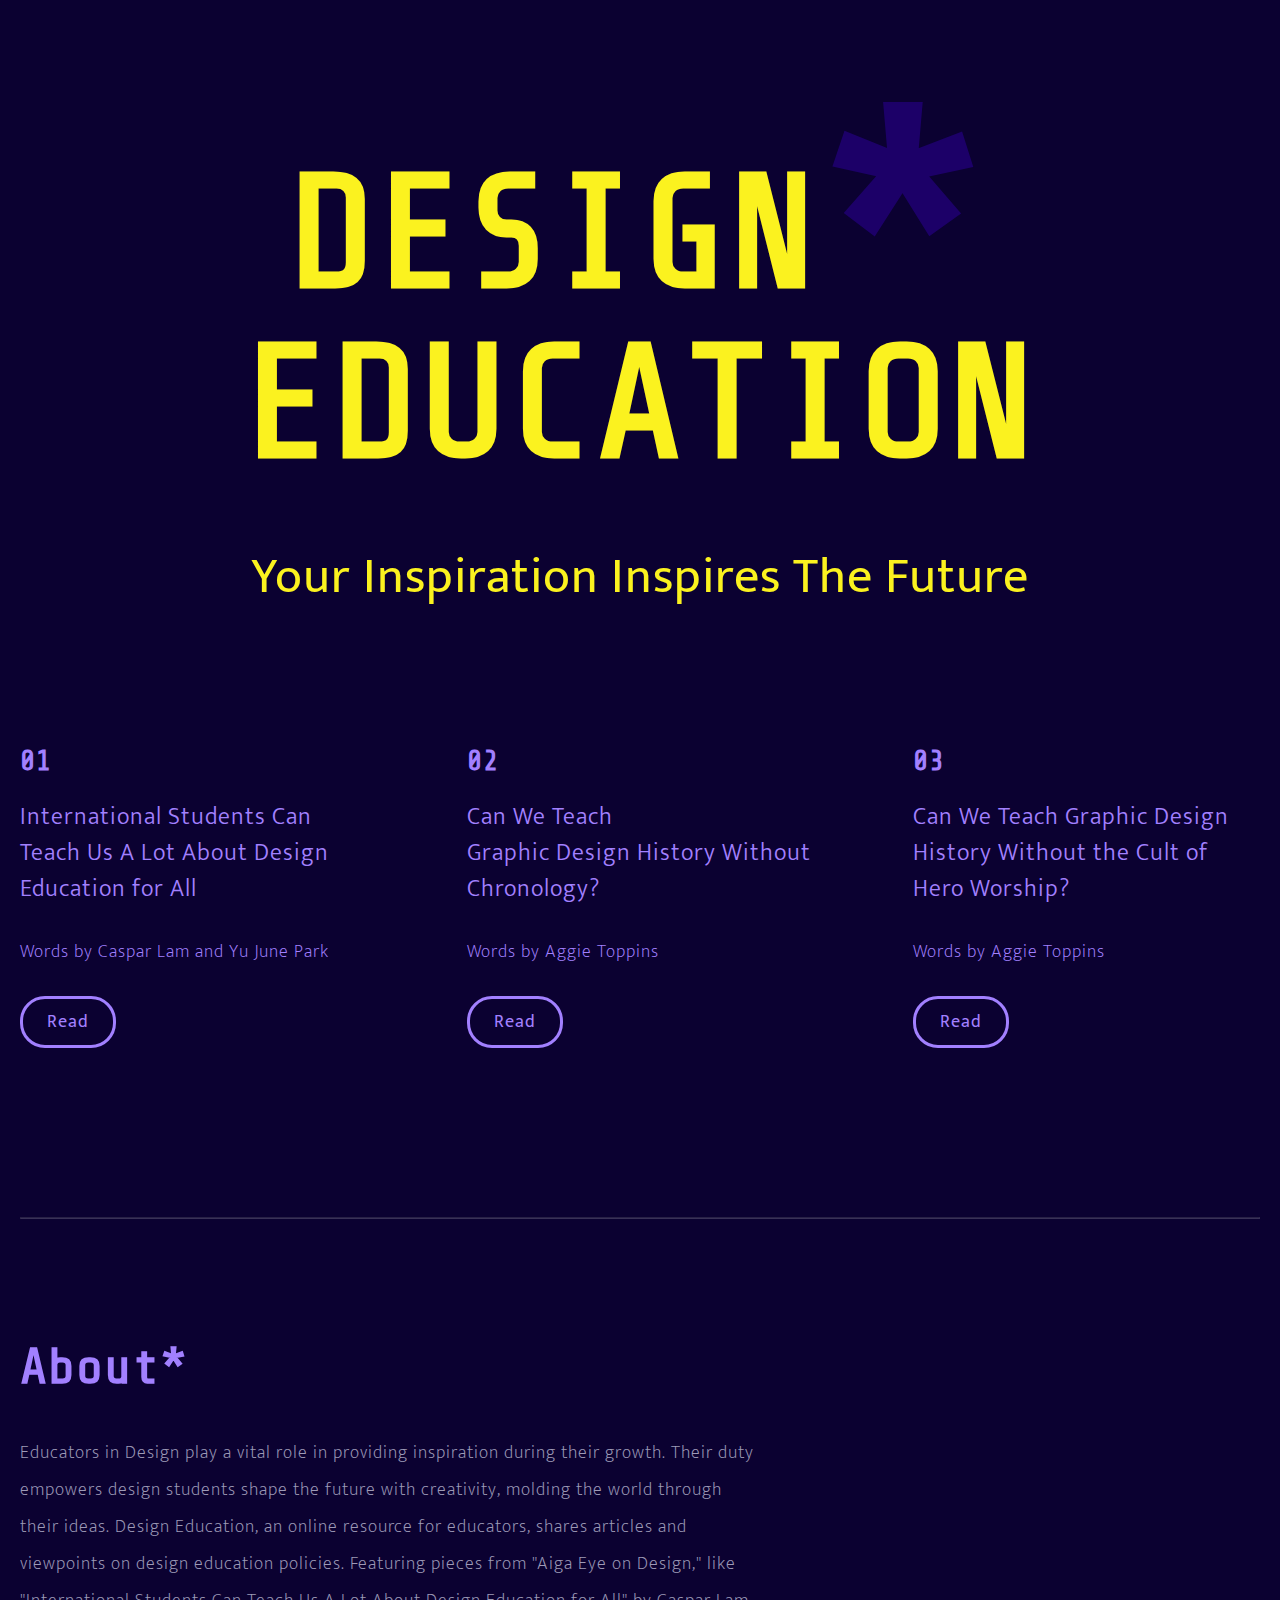
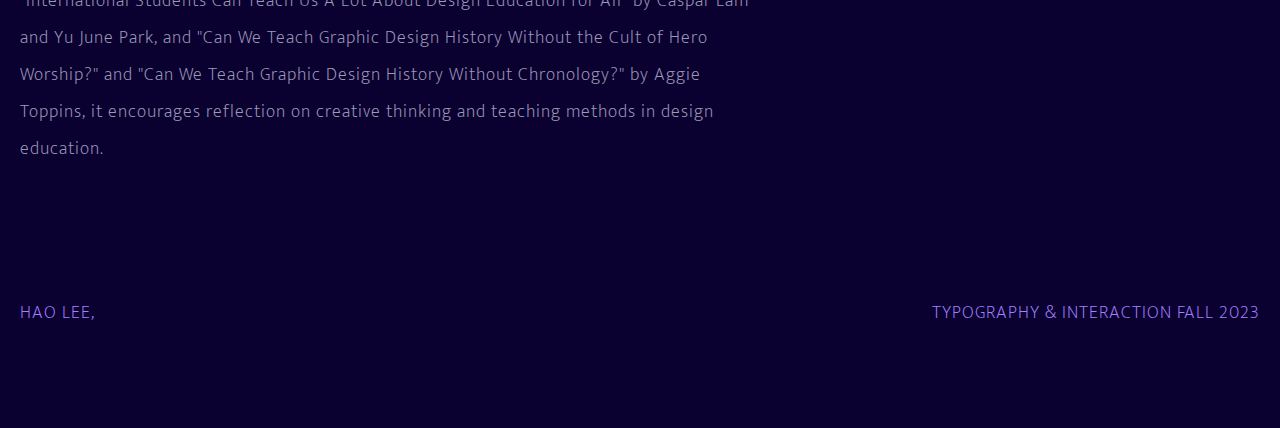
<file: index.html>
<!DOCTYPE html>
<html>
    <head>
        <meta charset="utf-8">
        <meta name="viewport" content="width=device-width, initial-scale=1" />
        <link rel="stylesheet" href="common.css"> 
        <link rel="stylesheet" href="direction-3.css">
     </head>

    <body>

        <section id="Homepage-section1">
                <div class="div-container">
                    <div class="div-item">
                        <h1>DESIGN</h1>
                    </div>
                    <div class="div-item">
                        <h1 class=star>*</h1>
                    </div>
                  </div>
                  <h1>EDUCATION</h1>
            <h2>Your Inspiration Inspires The Future</h2>
        
                
        </section>
        


        <section id="Homepage-section2">
            <div class="container-menu">
                
                <div class="menu-item">
                    <h3>01</h3>
                    <h4>International Students Can Teach Us A Lot About Design Education for All</h4>
                    <h5>Words by Caspar Lam and Yu June Park</h5>
                    <h5 class="button"><a href="Content-1.html">Read</a></h5>
                </div>

                <div class="menu-item">
                    <h3>02</h3>
                    <h4>Can We Teach<br> Graphic Design History Without Chronology?</h4>
                    <h5>Words by Aggie Toppins</h5>
                    <h5 class="button"><a href="Content-2.html">Read</a></h5>
                </div>

                <div class="menu-item">
                    <h3>03</h3>
                    <h4>Can We Teach Graphic Design History Without the Cult of Hero Worship?</h4>
                    <h5>Words by Aggie Toppins</h5>
                    <h5 class="button"><a href="Content-3.html">Read</a></h>
                </div>

            </div>
        </section>

        <footer>
            <hr>
            <h3 id="footerbookname">About*</h3>
            <p id="intent">Educators in Design play a vital role in providing inspiration during their growth. Their duty empowers design students shape the future with creativity, molding the world through their ideas. Design Education, an online resource for educators, shares articles and viewpoints on design education policies. Featuring pieces from "Aiga Eye on Design," like "International Students Can Teach Us A Lot About Design Education for All" by Caspar Lam and Yu June Park, and "Can We Teach Graphic Design History Without the Cult of Hero Worship?" and "Can We Teach Graphic Design History Without Chronology?" by Aggie Toppins, it encourages reflection on creative thinking and teaching methods in design education.</p>
            <div class="container_footer">
                <h5 clss="myname">HAO LEE,</h5>
                <h5>TYPOGRAPHY & INTERACTION FALL 2023 </h5>
            </div> 
        </footer>

    </body>
</html>
</file>
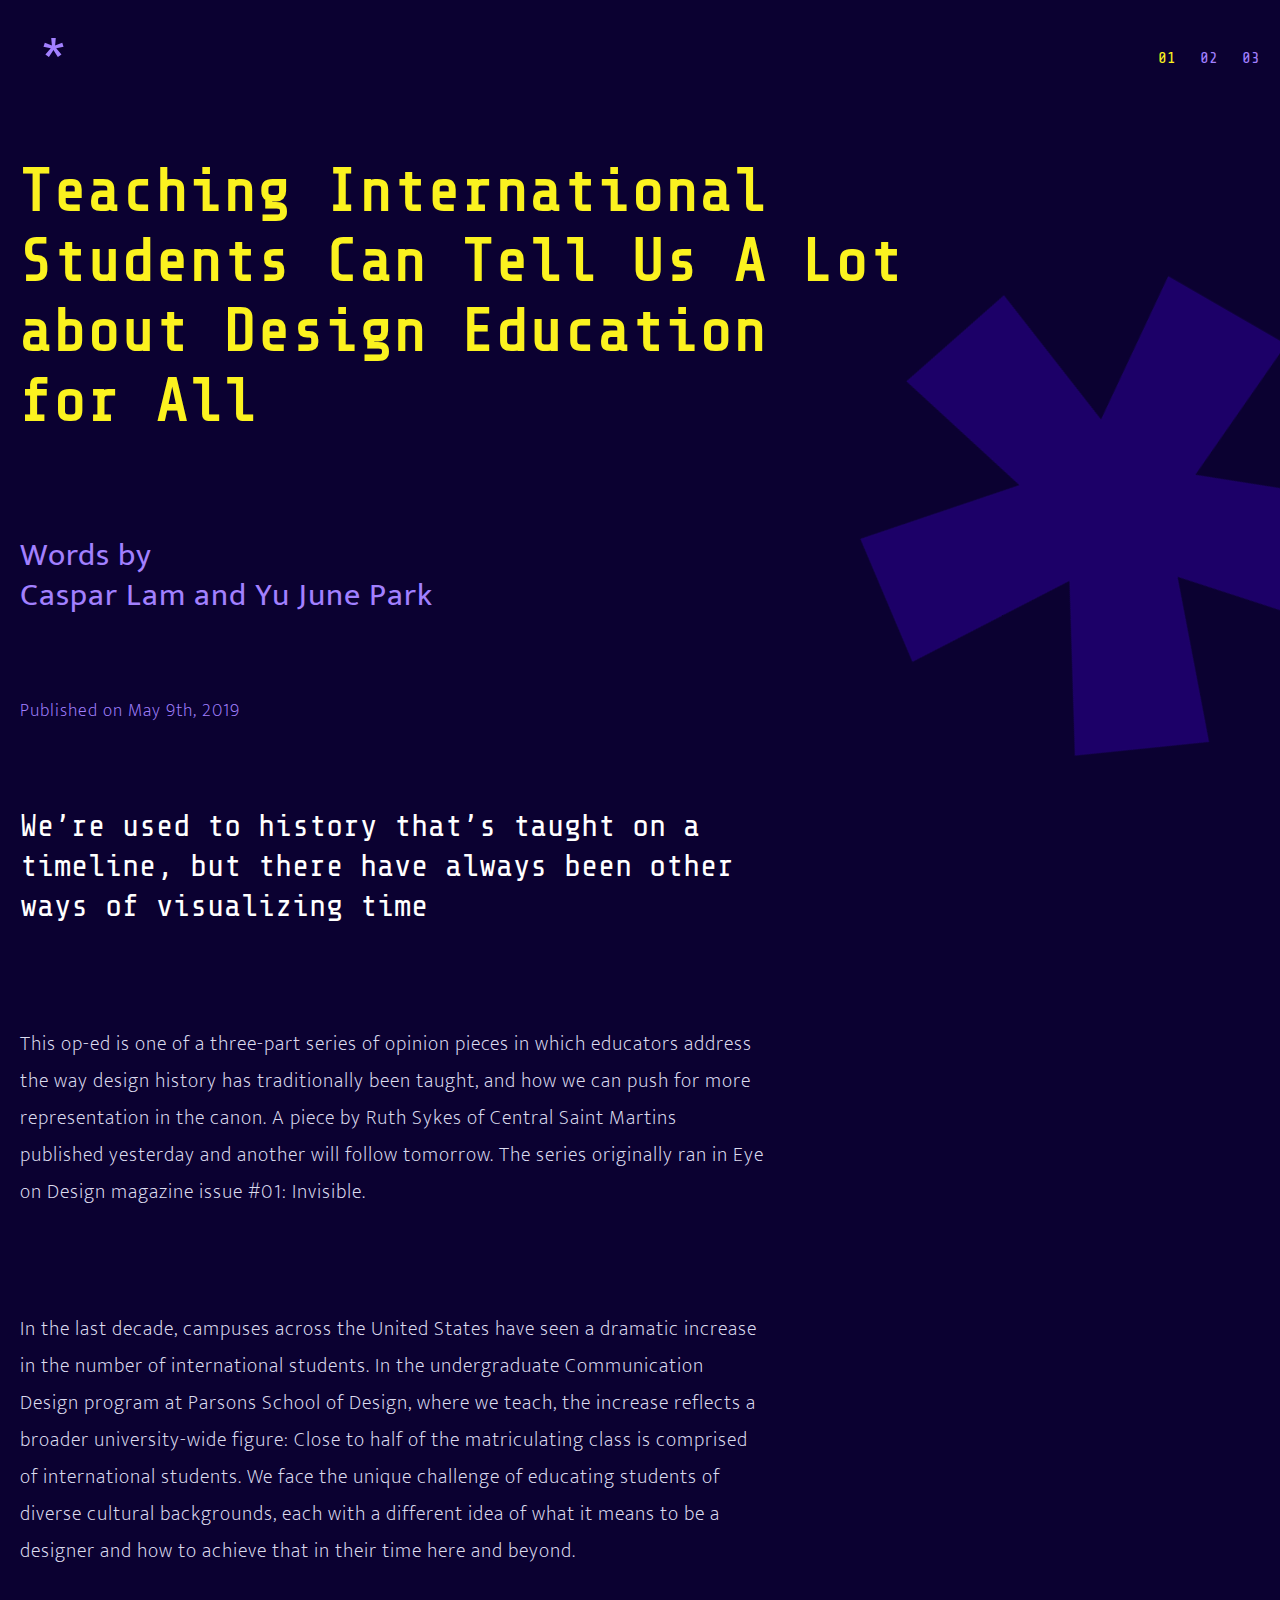
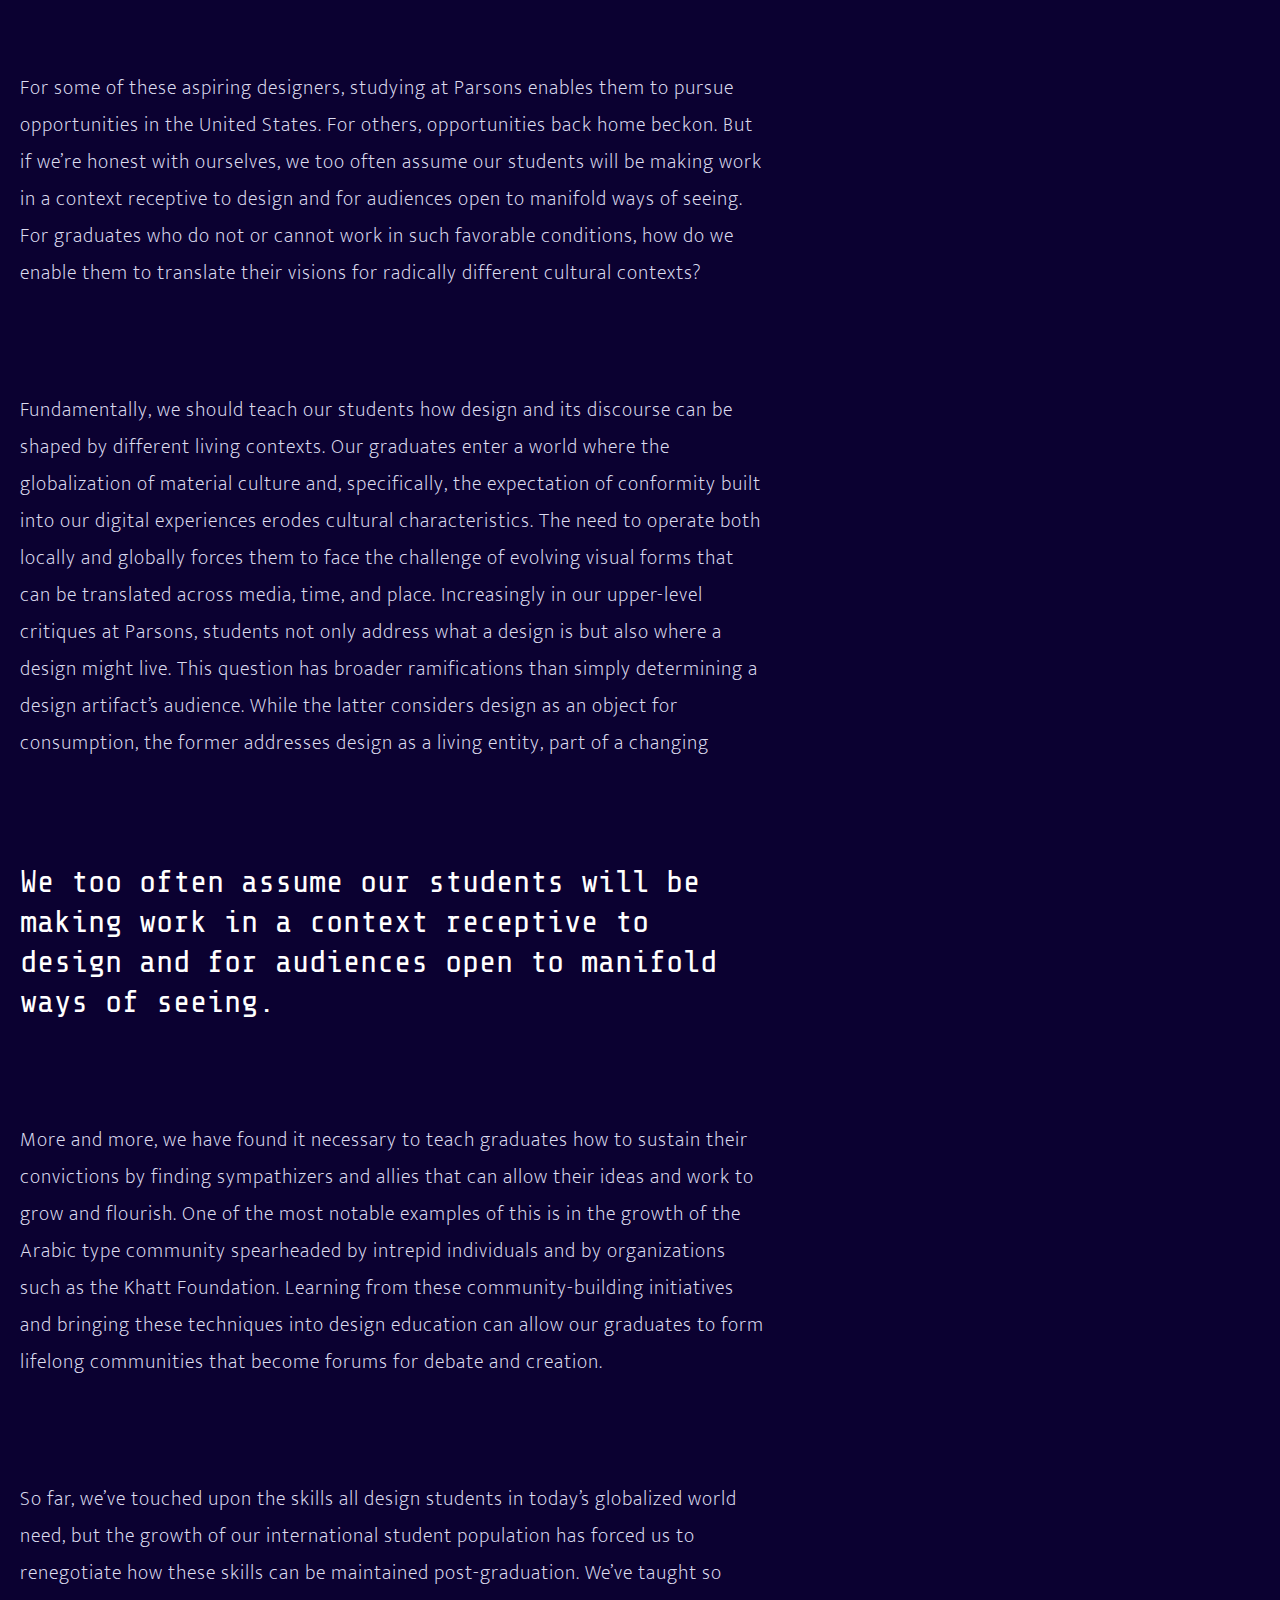
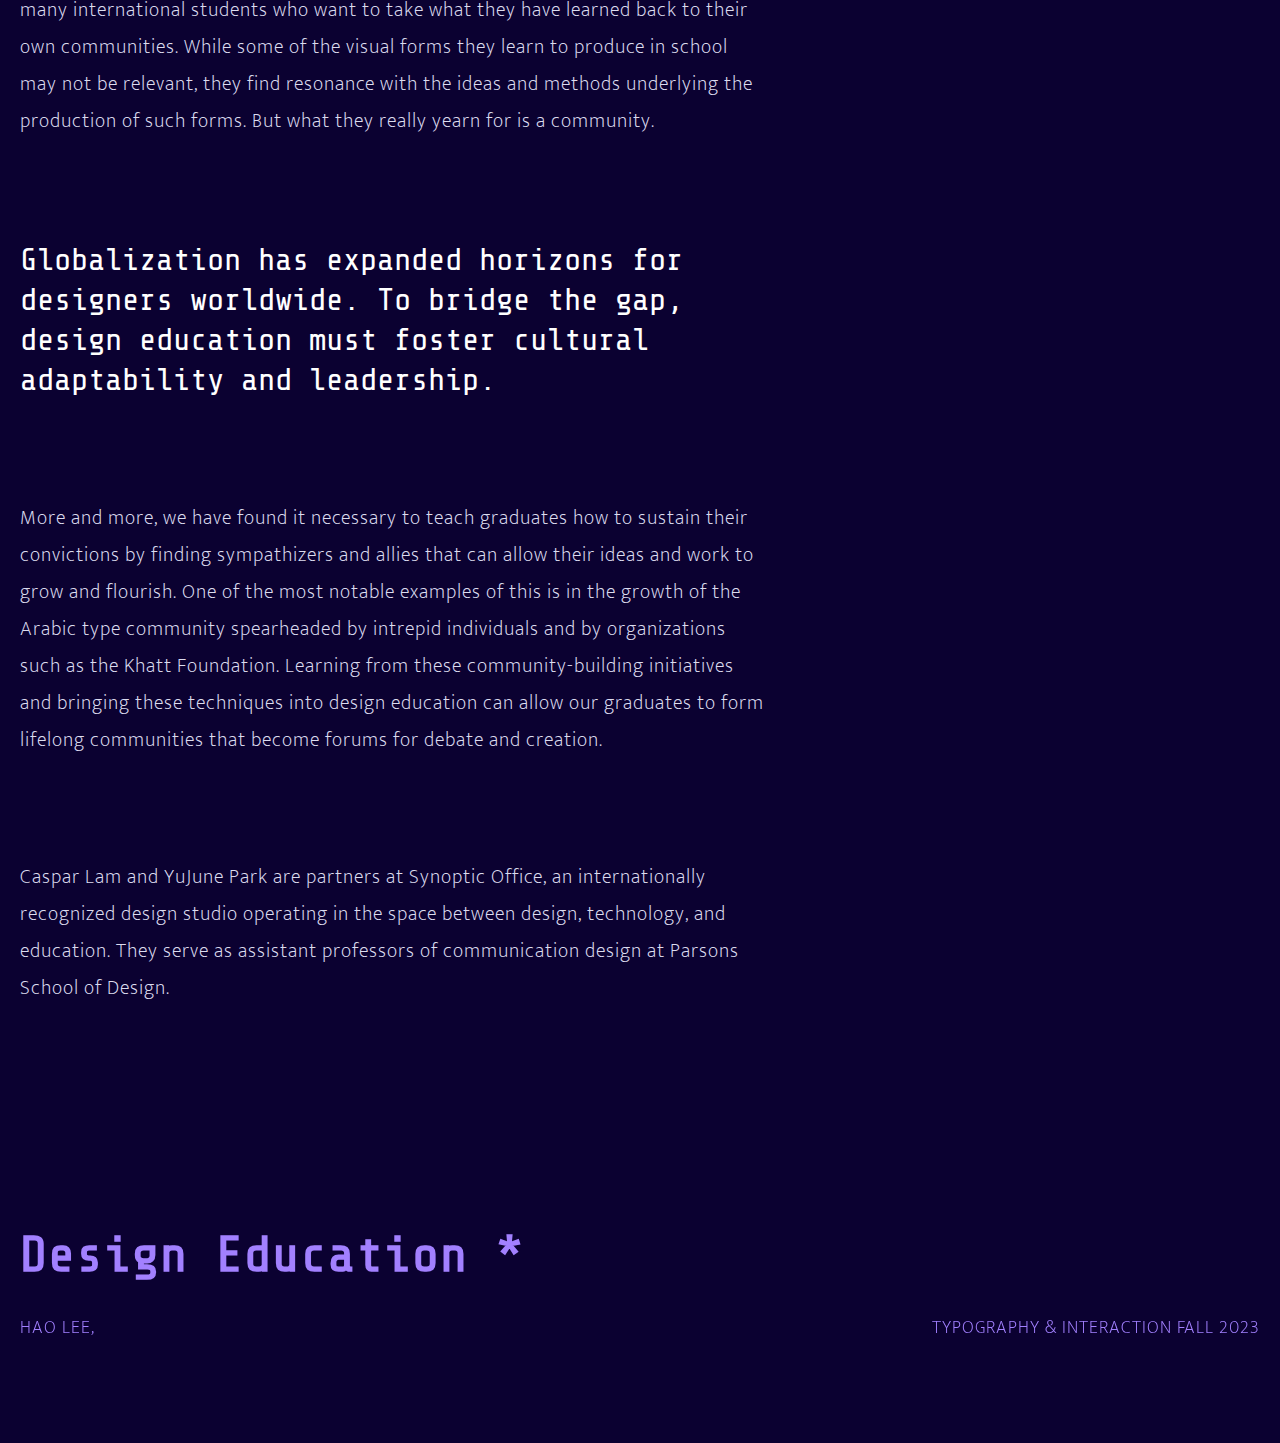
<file: Content-1.html>
<!DOCTYPE html>
<html>
    <head>
        <meta charset="utf-8">
        <meta name="viewport" content="width=device-width, initial-scale=1" />
        <link rel="stylesheet" href="common.css"> 
        <link rel="stylesheet" href="direction-3.css">
     </head>

    <body>
        <nav>
            <li><a href="index.html" id="logo">*</a></li>
                <ul>
                    <li class="triggered-nav">01</li>
                    <li><a href="Content-2.html">02</a></li>
                    <li><a href="Content-3.html">03</a></li>
                </ul>
        </nav>
        
        <section id="section1">
            <!-- <div class="container_nav">
                <div class="left-item"> -->
                     <!-- <h5 class="nav_button"><a href="index.html">HOME</a></h5>  -->
                <!-- </div>
                <div class="right-item">
                    <h5 class="classname">Typography & Intraction,2023-2024</h5>
                </div>
            </div> -->
            <h1 class="article-title">Teaching International Students Can Tell Us A Lot about Design Education <br>for All</h1>
            <h2 class="article-subtitle">Words by<br>Caspar Lam and Yu June Park</h2> 
            <h5 class="article-date">Published on May 9th, 2019</h5>
        </section>
        
        <section>

             <blockquote>We’re used to history that’s taught on a timeline, but there have always been other ways of visualizing time</blockquote>
    
            <p>This op-ed is one of a three-part series of opinion pieces in which educators address the way design history has traditionally been taught, and how we can push for more representation in the canon. A piece by Ruth Sykes of Central Saint Martins published yesterday and another will follow tomorrow. The series originally ran in Eye on Design magazine issue #01: Invisible.</p>
            
            <p>In the last decade, campuses across the United States have seen a dramatic increase in the number of international students. In the undergraduate Communication Design program at Parsons School of Design, where we teach, the increase reflects a broader university-wide figure: Close to half of the matriculating class is comprised of international students. We face the unique challenge of educating students of diverse cultural backgrounds, each with a different idea of what it means to be a designer and how to achieve that in their time here and beyond.</p>

            <p>For some of these aspiring designers, studying at Parsons enables them to pursue opportunities in the United States. For others, opportunities back home beckon. But if we’re honest with ourselves, we too often assume our students will be making work in a context receptive to design and for audiences open to manifold ways of seeing. For graduates who do not or cannot work in such favorable conditions, how do we enable them to translate their visions for radically different cultural contexts?</p>
           
            <p>Fundamentally, we should teach our students how design and its discourse can be shaped by different living contexts. Our graduates enter a world where the globalization of material culture and, specifically, the expectation of conformity built into our digital experiences erodes cultural characteristics. The need to operate both locally and globally forces them to face the challenge of evolving visual forms that can be translated across media, time, and place. Increasingly in our upper-level critiques at Parsons, students not only address what a design is but also where a design might live. This question has broader ramifications than simply determining a design artifact’s audience. While the latter considers design as an object for consumption, the former addresses design as a living entity, part of a changing</p>

            <blockquote>We too often assume our students will be making work in a context receptive to design and for audiences open to manifold ways of seeing.</blockquote>
        
            <p>More and more, we have found it necessary to teach graduates how to sustain their convictions by finding sympathizers and allies that can allow their ideas and work to grow and flourish. One of the most notable examples of this is in the growth of the Arabic type community spearheaded by intrepid individuals and by organizations such as the Khatt Foundation. Learning from these community-building initiatives and bringing these techniques into design education can allow our graduates to form lifelong communities that become forums for debate and creation.</p>
        
            <p>So far, we’ve touched upon the skills all design students in today’s globalized world need, but the growth of our international student population has forced us to renegotiate how these skills can be maintained post-graduation. We’ve taught so many international students who want to take what they have learned back to their own communities. While some of the visual forms they learn to produce in school may not be relevant, they find resonance with the ideas and methods underlying the production of such forms. But what they really yearn for is a community.</p>
        
            
        
            <blockquote>Globalization has expanded horizons for designers worldwide. To bridge the gap, design education must foster cultural adaptability and leadership.</blockquote>
               
            <p>More and more, we have found it necessary to teach graduates how to sustain their convictions by finding sympathizers and allies that can allow their ideas and work to grow and flourish. One of the most notable examples of this is in the growth of the Arabic type community spearheaded by intrepid individuals and by organizations such as the Khatt Foundation. Learning from these community-building initiatives and bringing these techniques into design education can allow our graduates to form lifelong communities that become forums for debate and creation.</p>
               
               
            <p>Caspar Lam and YuJune Park are partners at Synoptic Office, an internationally recognized design studio operating in the space between design, technology, and education. They serve as assistant professors of communication design at Parsons School of Design.</p>

            <h1 class=star_inarticle>*</h1>

        </section>
        
        <footer>
            <h3 id="footerbookname">Design Education *</h3>
            <div class="container_footer">
                <h5 clss="myname">HAO LEE,</h5>
                <h5>TYPOGRAPHY & INTERACTION FALL 2023 </h5>
            </div> 
        </footer>

    </body>
</html>
</file>
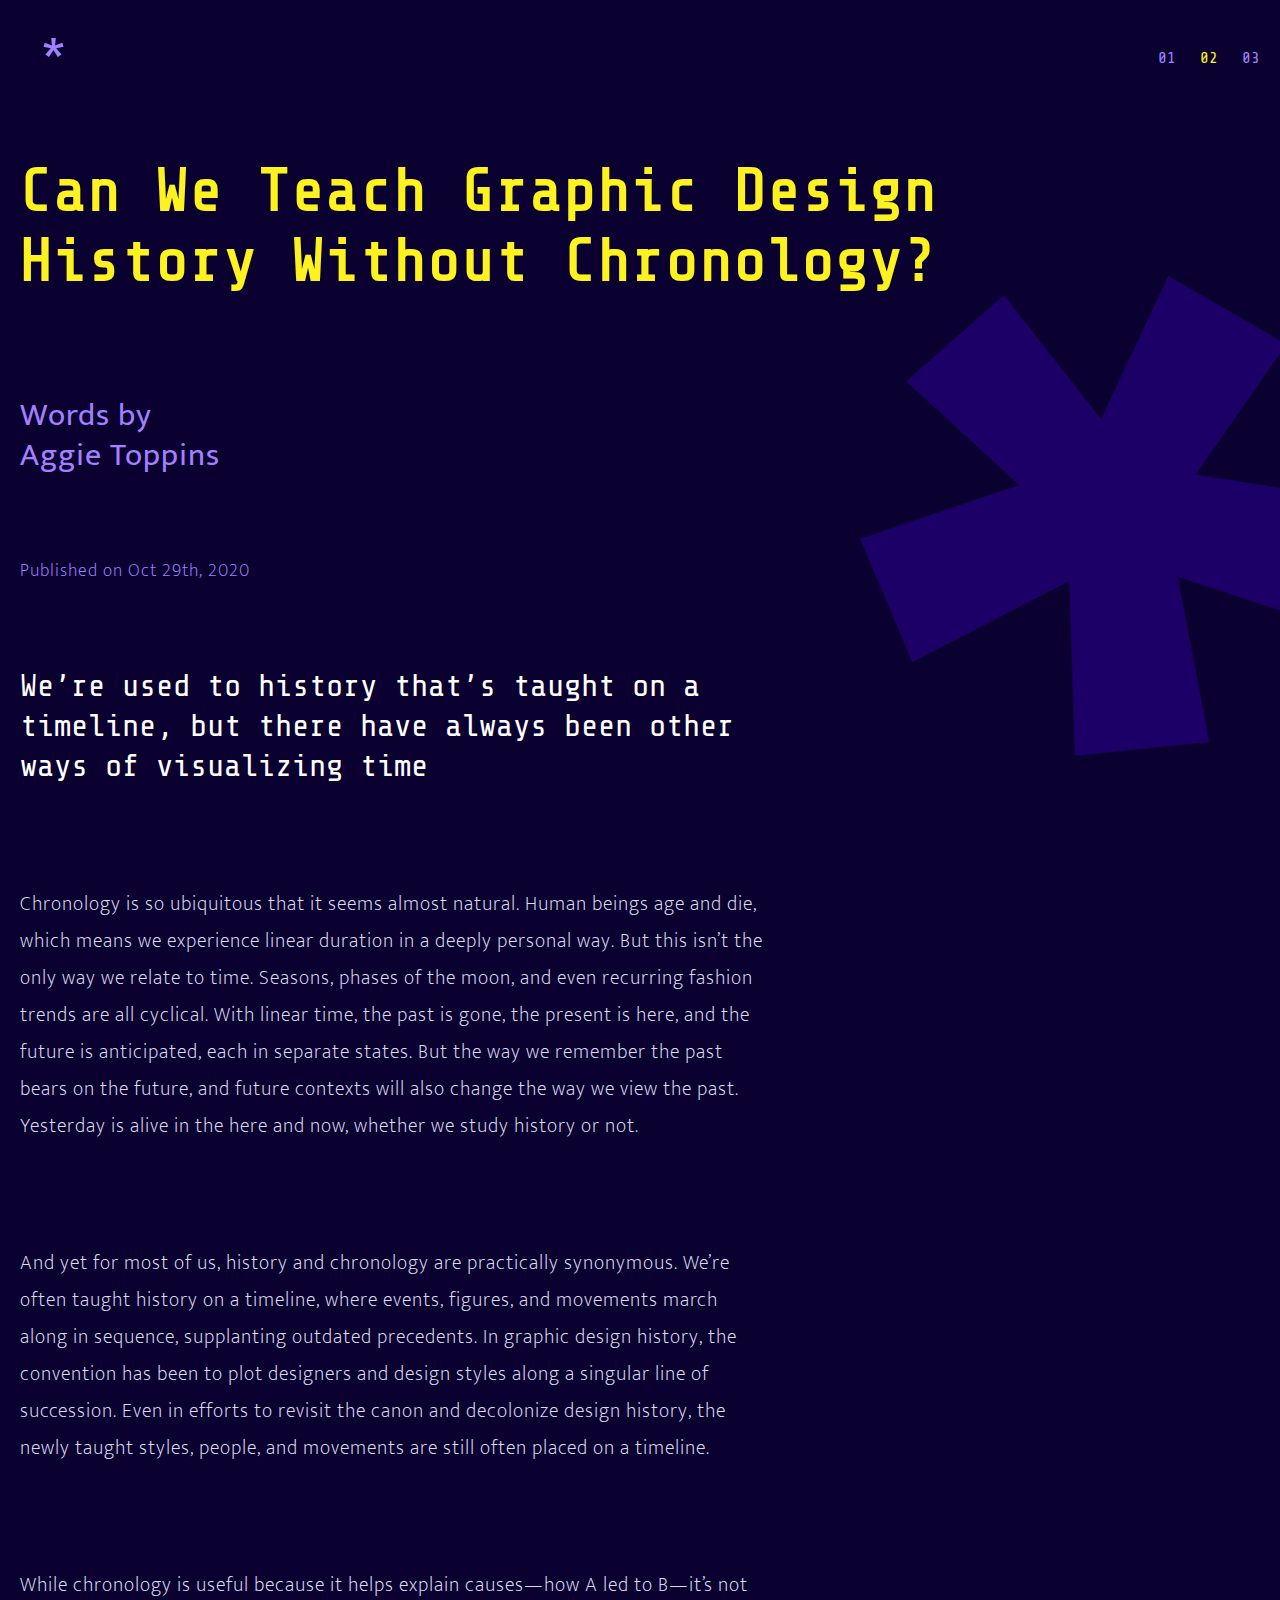
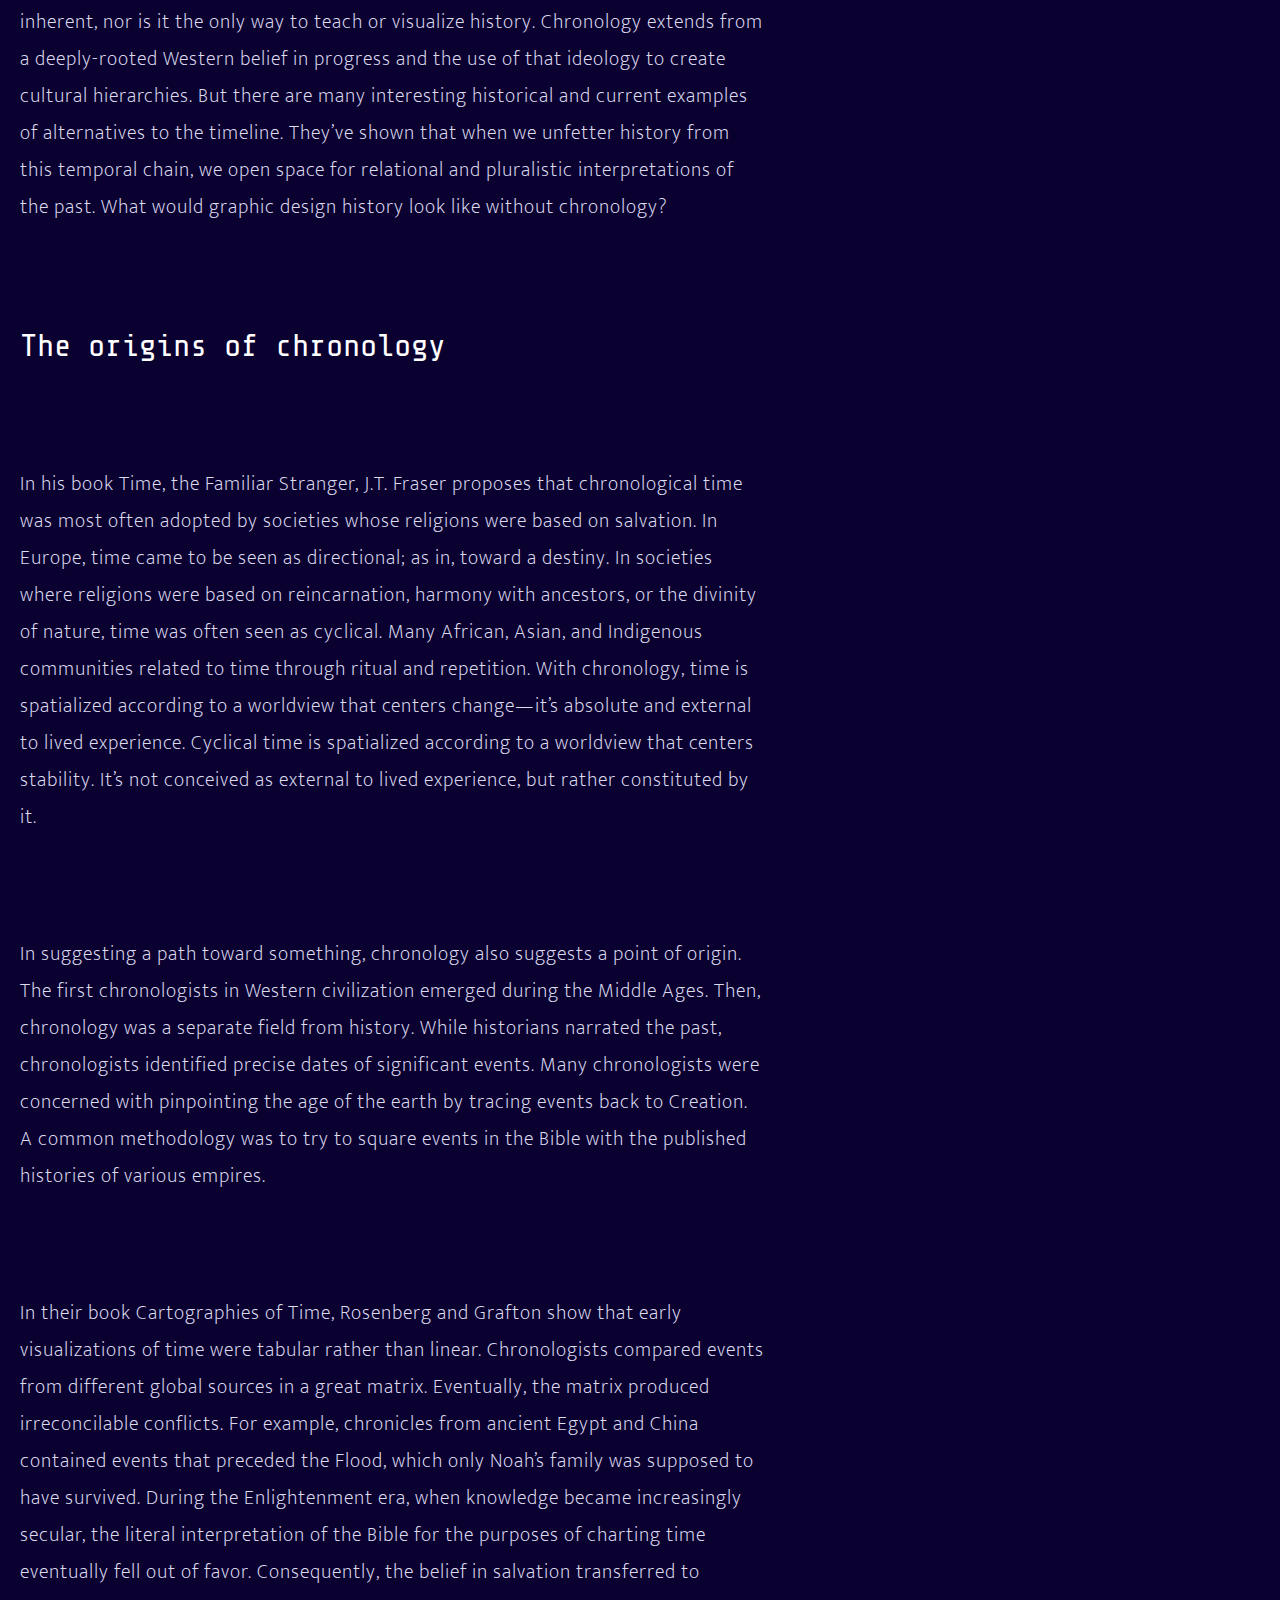
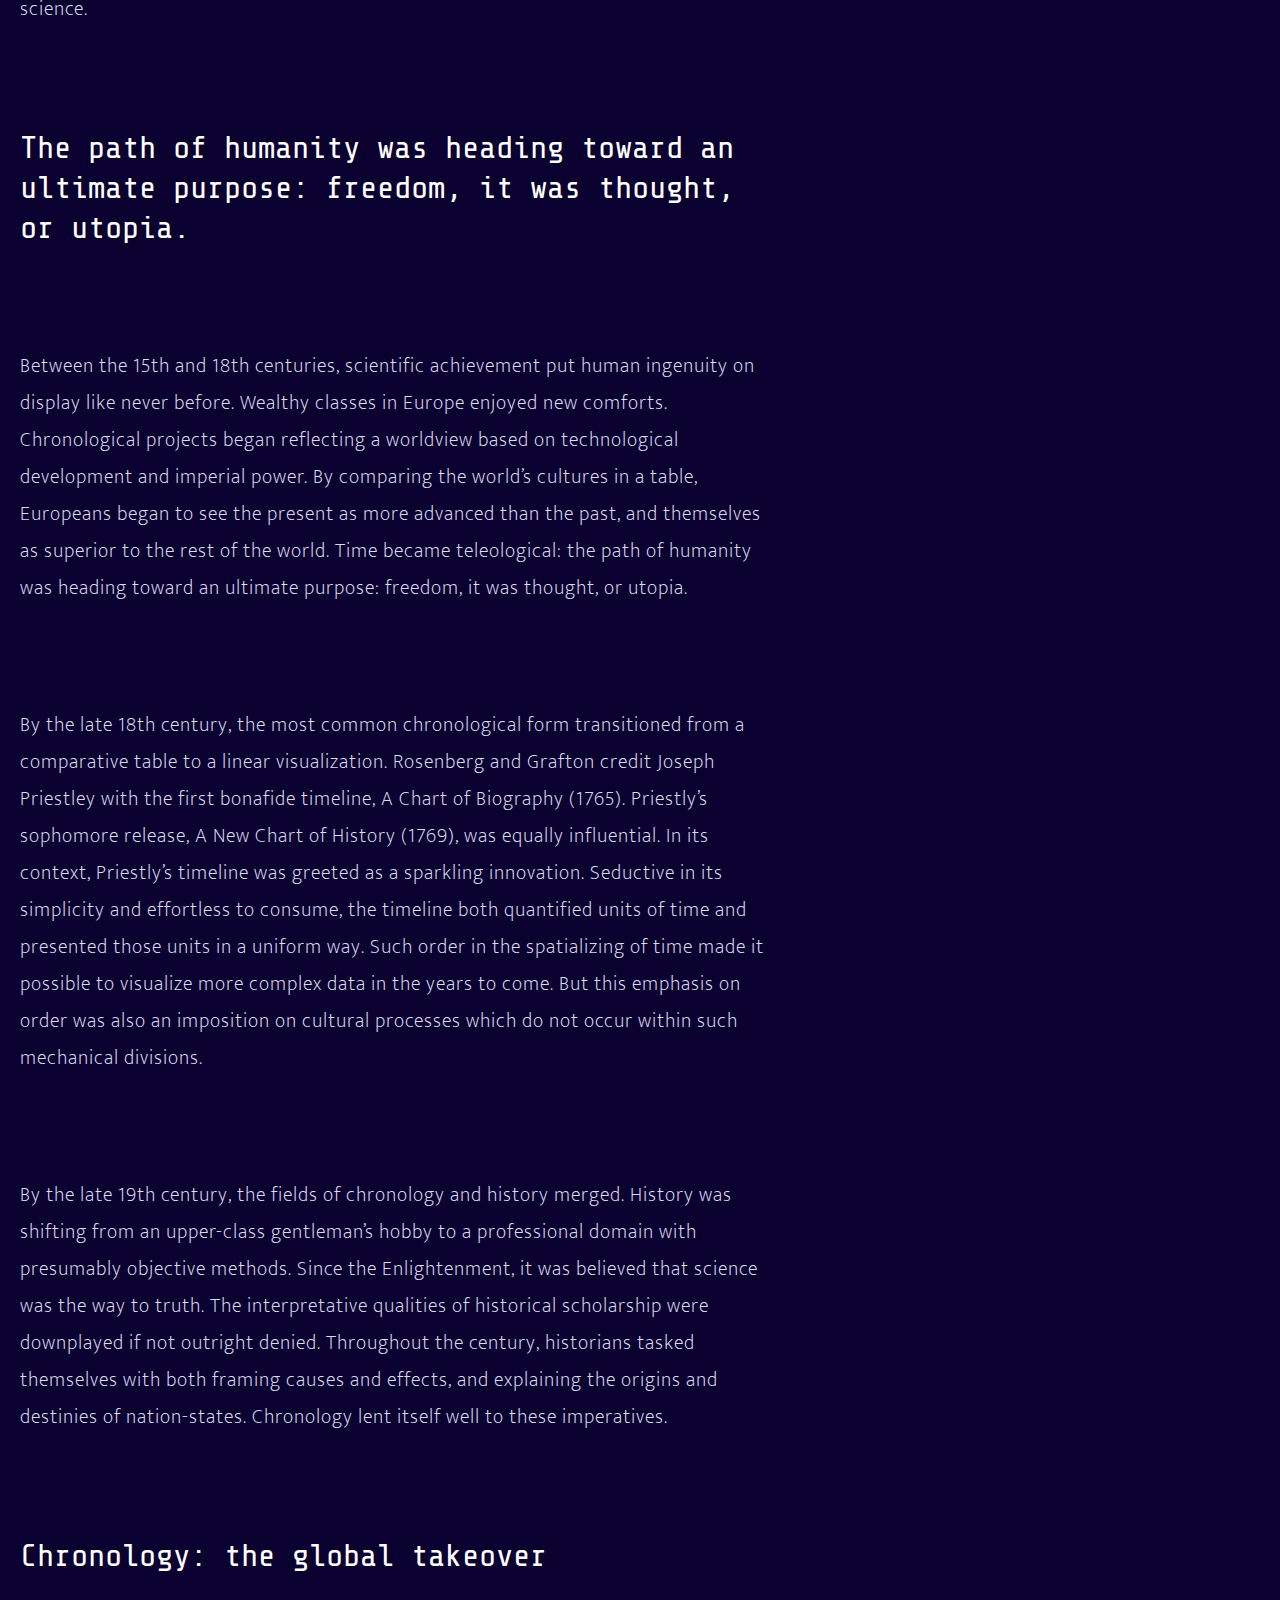
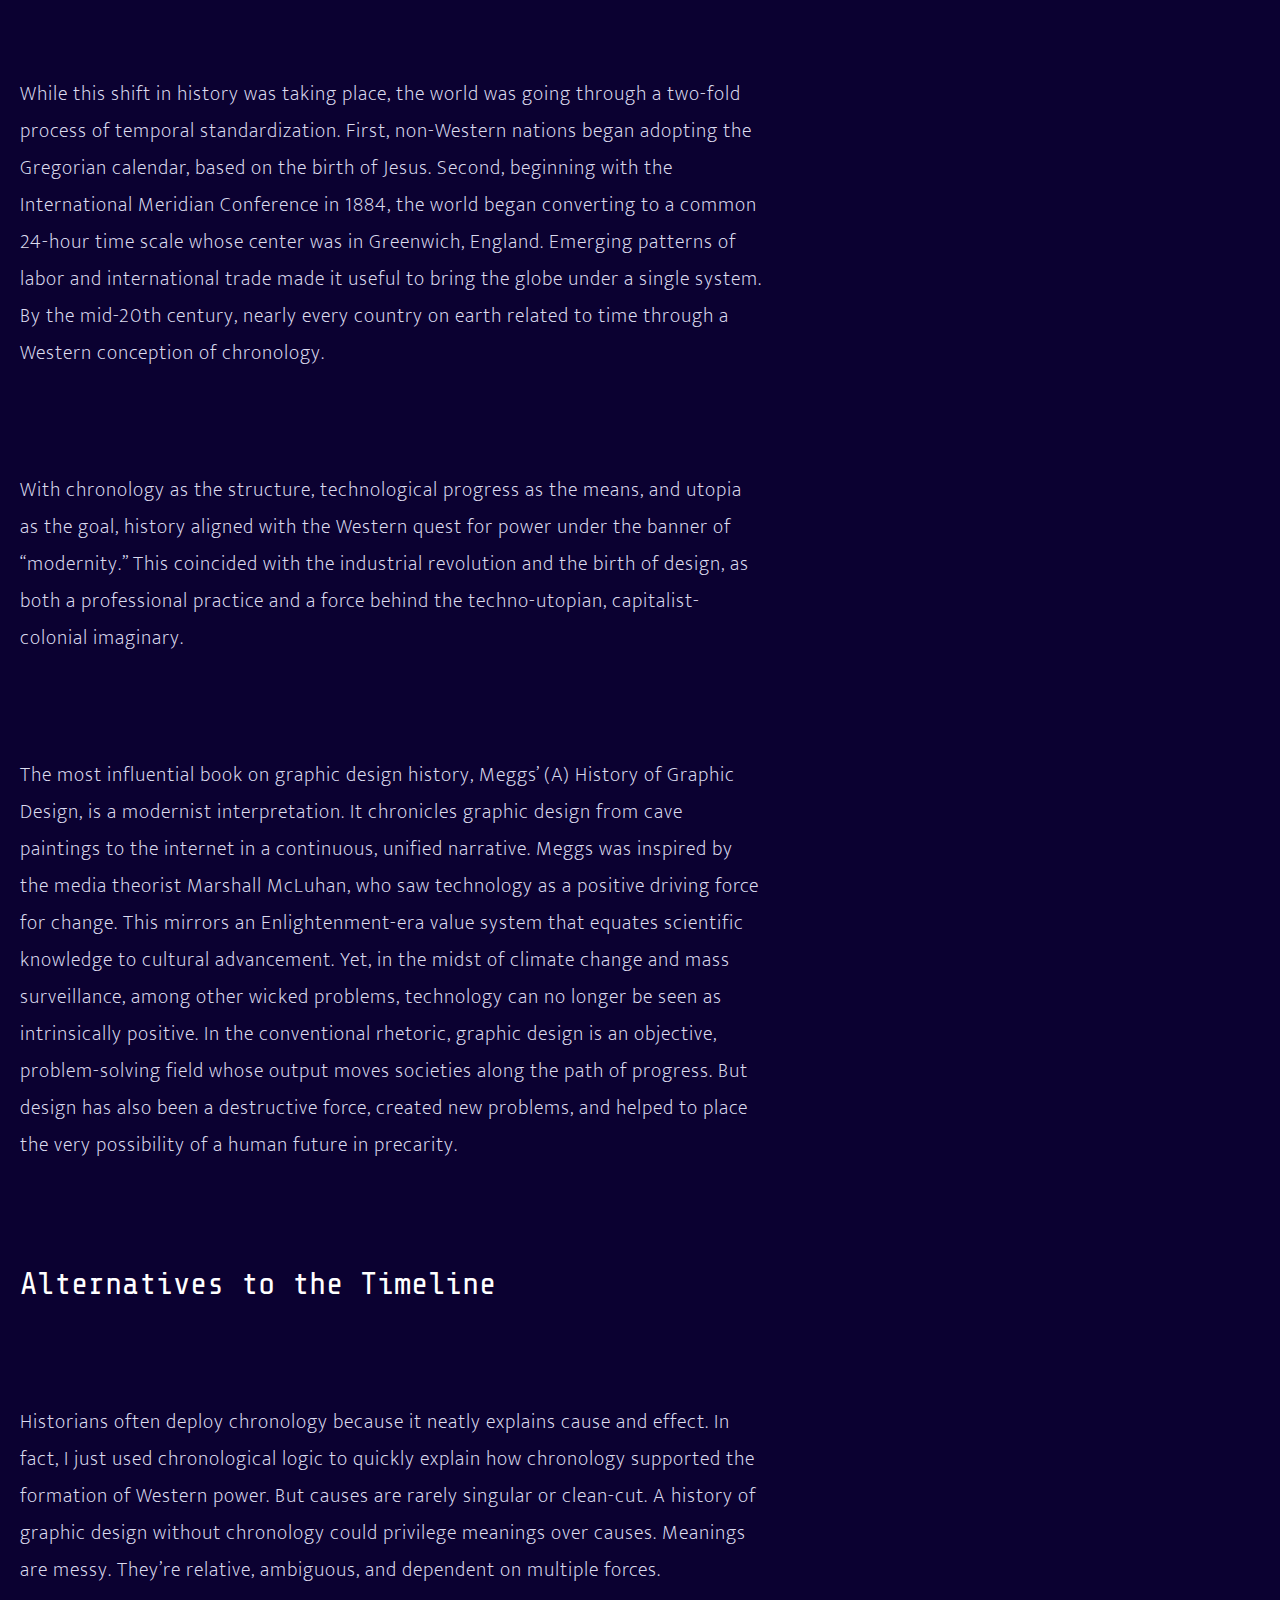
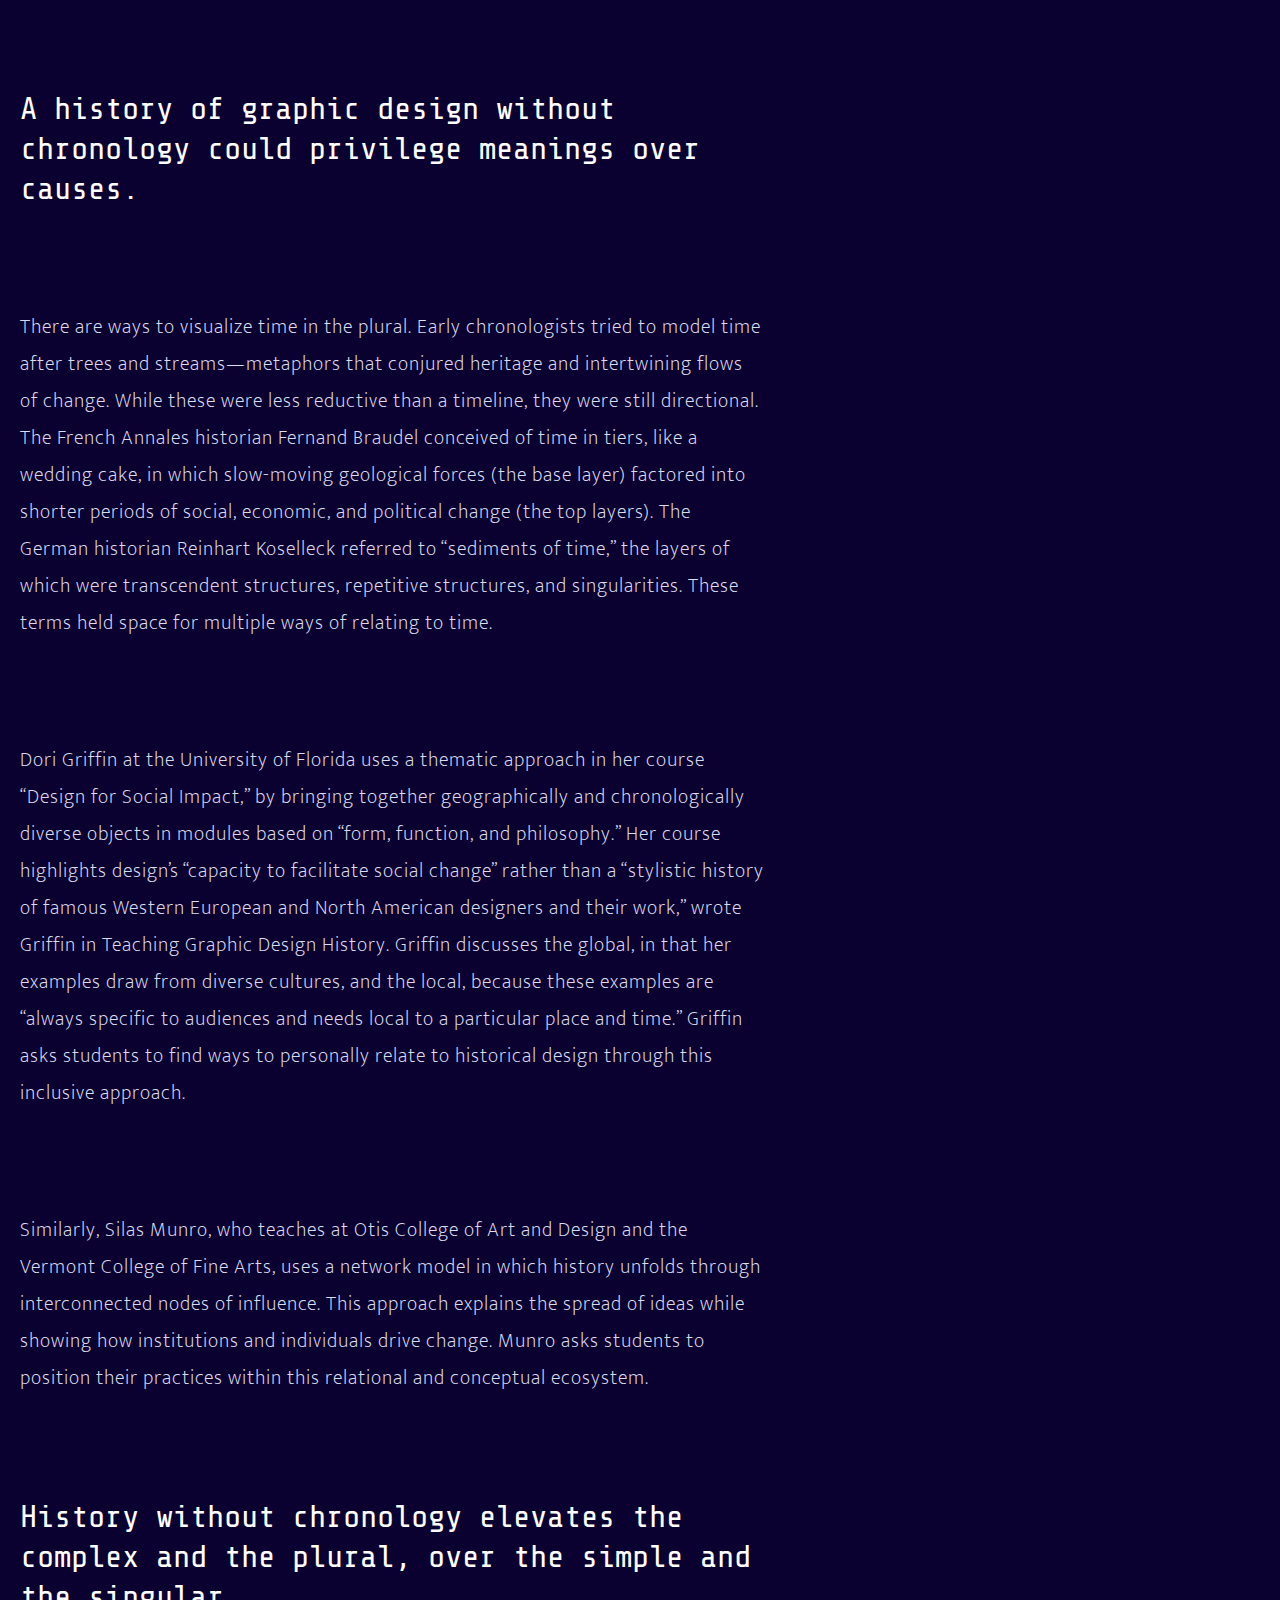
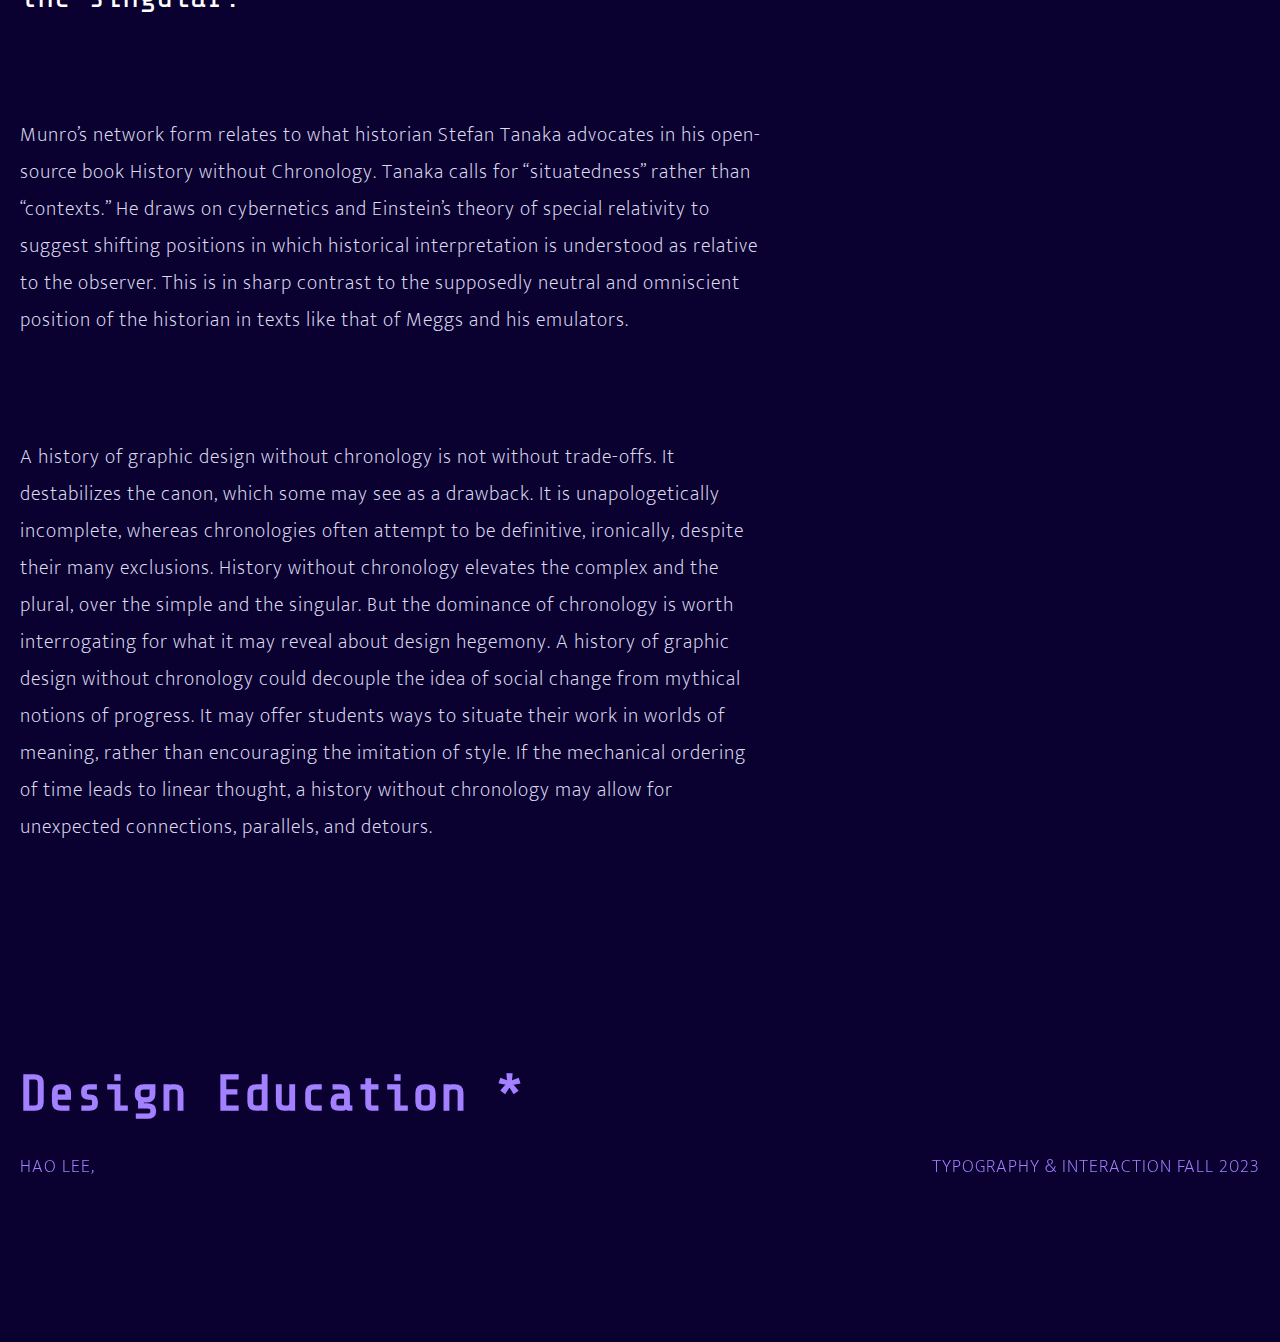
<file: Content-2.html>
<!DOCTYPE html>
<html>
    <head>
        <meta charset="utf-8">
        <meta name="viewport" content="width=device-width, initial-scale=1" />
        <link rel="stylesheet" href="common.css"> 
        <link rel="stylesheet" href="direction-3.css">
     </head>

    <body>
        
        <nav>
            <li><a href="index.html" id="logo">*</a></li>
                <ul>
                    <li><a href="Content-1.html">01</a></li>
                    <li class="triggered-nav">02</li>
                    <li><a href="Content-3.html">03</a></li>
                </ul>
        </nav>

        <section id="section1">
            <h1 class="article-title">Can We Teach Graphic Design History Without Chronology?</h1>
            <h2 class="article-subtitle">Words by<br>Aggie Toppins</h2> 
            <h1 class=star_inarticle>*</h1>
            <h5 class="article-date">Published on Oct 29th, 2020</h5>
        </section>
        
        <section class="article-content">

             <blockquote class=quotes>We’re used to history that’s taught on a timeline, but there have always been other ways of visualizing time</blockquote>
    
            <p>Chronology is so ubiquitous that it seems almost natural. Human beings age and die, which means we experience linear duration in a deeply personal way. But this isn’t the only way we relate to time. Seasons, phases of the moon, and even recurring fashion trends are all cyclical. With linear time, the past is gone, the present is here, and the future is anticipated, each in separate states. But the way we remember the past bears on the future, and future contexts will also change the way we view the past. Yesterday is alive in the here and now, whether we study history or not.</p>
            
            <p>And yet for most of us, history and chronology are practically synonymous. We’re often taught history on a timeline, where events, figures, and movements march along in sequence, supplanting outdated precedents. In graphic design history, the convention has been to plot designers and design styles along a singular line of succession. Even in efforts to revisit the canon and decolonize design history, the newly taught styles, people, and movements are still often placed on a timeline. </p>

            <p>While chronology is useful because it helps explain causes—how A led to B—it’s not inherent, nor is it the only way to teach or visualize history. Chronology extends from a deeply-rooted Western belief in progress and the use of that ideology to create cultural hierarchies. But there are many interesting historical and current examples of alternatives to the timeline. They’ve shown that when we unfetter history from this temporal chain, we open space for relational and pluralistic interpretations of the past. What would graphic design history look like without chronology?</p>

            <blockquote class=quotes>The origins of chronology</blockquote>
           
            <p>In his book Time, the Familiar Stranger, J.T. Fraser proposes that chronological time was most often adopted by societies whose religions were based on salvation. In Europe, time came to be seen as directional; as in, toward a destiny. In societies where religions were based on reincarnation, harmony with ancestors, or the divinity of nature, time was often seen as cyclical. Many African, Asian, and Indigenous communities related to time through ritual and repetition. With chronology, time is spatialized according to a worldview that centers change—it’s absolute and external to lived experience. Cyclical time is spatialized according to a worldview that centers stability. It’s not conceived as external to lived experience, but rather constituted by it.</p>

            <p>In suggesting a path toward something, chronology also suggests a point of origin. The first chronologists in Western civilization emerged during the Middle Ages. Then, chronology was a separate field from history. While historians narrated the past, chronologists identified precise dates of significant events. Many chronologists were concerned with pinpointing the age of the earth by tracing events back to Creation. A common methodology was to try to square events in the Bible with the published histories of various empires. </p>

            <p>In their book Cartographies of Time, Rosenberg and Grafton show that early visualizations of time were tabular rather than linear. Chronologists compared events from different global sources in a great matrix. Eventually, the matrix produced irreconcilable conflicts. For example, chronicles from ancient Egypt and China contained events that preceded the Flood, which only Noah’s family was supposed to have survived. During the Enlightenment era, when knowledge became increasingly secular, the literal interpretation of the Bible for the purposes of charting time eventually fell out of favor. Consequently, the belief in salvation transferred to science.</p>

            <blockquote class=quotes>The path of humanity was heading toward an ultimate purpose: freedom, it was thought, or utopia.</blockquote>
        
            <p>Between the 15th and 18th centuries, scientific achievement put human ingenuity on display like never before. Wealthy classes in Europe enjoyed new comforts. Chronological projects began reflecting a worldview based on technological development and imperial power. By comparing the world’s cultures in a table, Europeans began to see the present as more advanced than the past, and themselves as superior to the rest of the world. Time became teleological: the path of humanity was heading toward an ultimate purpose: freedom, it was thought, or utopia. </p>
        
            <p>By the late 18th century, the most common chronological form transitioned from a comparative table to a linear visualization. Rosenberg and Grafton credit Joseph Priestley with the first bonafide timeline, A Chart of Biography (1765). Priestly’s sophomore release, A New Chart of History (1769), was equally influential. In its context, Priestly’s timeline was greeted as a sparkling innovation. Seductive in its simplicity and effortless to consume, the timeline both quantified units of time and presented those units in a uniform way. Such order in the spatializing of time made it possible to visualize more complex data in the years to come. But this emphasis on order was also an imposition on cultural processes which do not occur within such mechanical divisions.</p>

            <p>By the late 19th century, the fields of chronology and history merged. History was shifting from an upper-class gentleman’s hobby to a professional domain with presumably objective methods. Since the Enlightenment, it was believed that science was the way to truth. The interpretative qualities of historical scholarship were downplayed if not outright denied. Throughout the century, historians tasked themselves with both framing causes and effects, and explaining the origins and destinies of nation-states. Chronology lent itself well to these imperatives.</p>

        
            <blockquote class=quotes>Chronology: the global takeover</blockquote>

            <p>While this shift in history was taking place, the world was going through a two-fold process of temporal standardization. First, non-Western nations began adopting the Gregorian calendar, based on the birth of Jesus. Second, beginning with the International Meridian Conference in 1884, the world began converting to a common 24-hour time scale whose center was in Greenwich, England. Emerging patterns of labor and international trade made it useful to bring the globe under a single system. By the mid-20th century, nearly every country on earth related to time through a Western conception of chronology. </p>

            <p>With chronology as the structure, technological progress as the means, and utopia as the goal, history aligned with the Western quest for power under the banner of “modernity.” This coincided with the industrial revolution and the birth of design, as both a professional practice and a force behind the techno-utopian, capitalist-colonial imaginary. </p>

            <p>The most influential book on graphic design history, Meggs’ (A) History of Graphic Design, is a modernist interpretation. It chronicles graphic design from cave paintings to the internet in a continuous, unified narrative. Meggs was inspired by the media theorist Marshall McLuhan, who saw technology as a positive driving force for change. This mirrors an Enlightenment-era value system that equates scientific knowledge to cultural advancement. Yet, in the midst of climate change and mass surveillance, among other wicked problems, technology can no longer be seen as intrinsically positive. In the conventional rhetoric, graphic design is an objective, problem-solving field whose output moves societies along the path of progress. But design has also been a destructive force, created new problems, and helped to place the very possibility of a human future in precarity.</p>

            <blockquote class=quotes>Alternatives to the Timeline</blockquote>

            <p>Historians often deploy chronology because it neatly explains cause and effect. In fact, I just used chronological logic to quickly explain how chronology supported the formation of Western power. But causes are rarely singular or clean-cut. A history of graphic design without chronology could privilege meanings over causes. Meanings are messy. They’re relative, ambiguous, and dependent on multiple forces.</p>


            <blockquote class=quotes>A history of graphic design without chronology could privilege meanings over causes.</blockquote>
               
            <p>There are ways to visualize time in the plural. Early chronologists tried to model time after trees and streams—metaphors that conjured heritage and intertwining flows of change. While these were less reductive than a timeline, they were still directional. The French Annales historian Fernand Braudel conceived of time in tiers, like a wedding cake, in which slow-moving geological forces (the base layer) factored into shorter periods of social, economic, and political change (the top layers). The German historian Reinhart Koselleck referred to “sediments of time,” the layers of which were transcendent structures, repetitive structures, and singularities. These terms held space for multiple ways of relating to time.</p>
               
               
            <p>Dori Griffin at the University of Florida uses a thematic approach in her course “Design for Social Impact,” by bringing together geographically and chronologically diverse objects in modules based on “form, function, and philosophy.” Her course highlights design’s “capacity to facilitate social change” rather than a “stylistic history of famous Western European and North American designers and their work,” wrote Griffin in Teaching Graphic Design History. Griffin discusses the global, in that her examples draw from diverse cultures, and the local, because these examples are “always specific to audiences and needs local to a particular place and time.” Griffin asks students to find ways to personally relate to historical design through this inclusive approach.</p>

            <p>Similarly, Silas Munro, who teaches at Otis College of Art and Design and the Vermont College of Fine Arts, uses a network model in which history unfolds through interconnected nodes of influence. This approach explains the spread of ideas while showing how institutions and individuals drive change. Munro asks students to position their practices within this relational and conceptual ecosystem. </p>

            <blockquote class=quotes>History without chronology elevates the complex and the plural, over the simple and the singular.</blockquote>

            <p>Munro’s network form relates to what historian Stefan Tanaka advocates in his open-source book History without Chronology. Tanaka calls for “situatedness” rather than “contexts.” He draws on cybernetics and Einstein’s theory of special relativity to suggest shifting positions in which historical interpretation is understood as relative to the observer. This is in sharp contrast to the supposedly neutral and omniscient position of the historian in texts like that of Meggs and his emulators.</p>

            <p>A history of graphic design without chronology is not without trade-offs. It destabilizes the canon, which some may see as a drawback. It is unapologetically incomplete, whereas chronologies often attempt to be definitive, ironically, despite their many exclusions. History without chronology elevates the complex and the plural, over the simple and the singular. But the dominance of chronology is worth interrogating for what it may reveal about design hegemony. A history of graphic design without chronology could decouple the idea of social change from mythical notions of progress. It may offer students ways to situate their work in worlds of meaning, rather than encouraging the imitation of style. If the mechanical ordering of time leads to linear thought, a history without chronology may allow for unexpected connections, parallels, and detours.</p>

        
            <footer>
                <h3 id="footerbookname">Design Education *</h3>
                <div class="container_footer">
                        <h5 id="myname">HAO LEE,</h5>
                        <h5>TYPOGRAPHY & INTERACTION FALL 2023 </h5>
                </div> 
            </footer>
    
        
    </body>
</html>
</file>
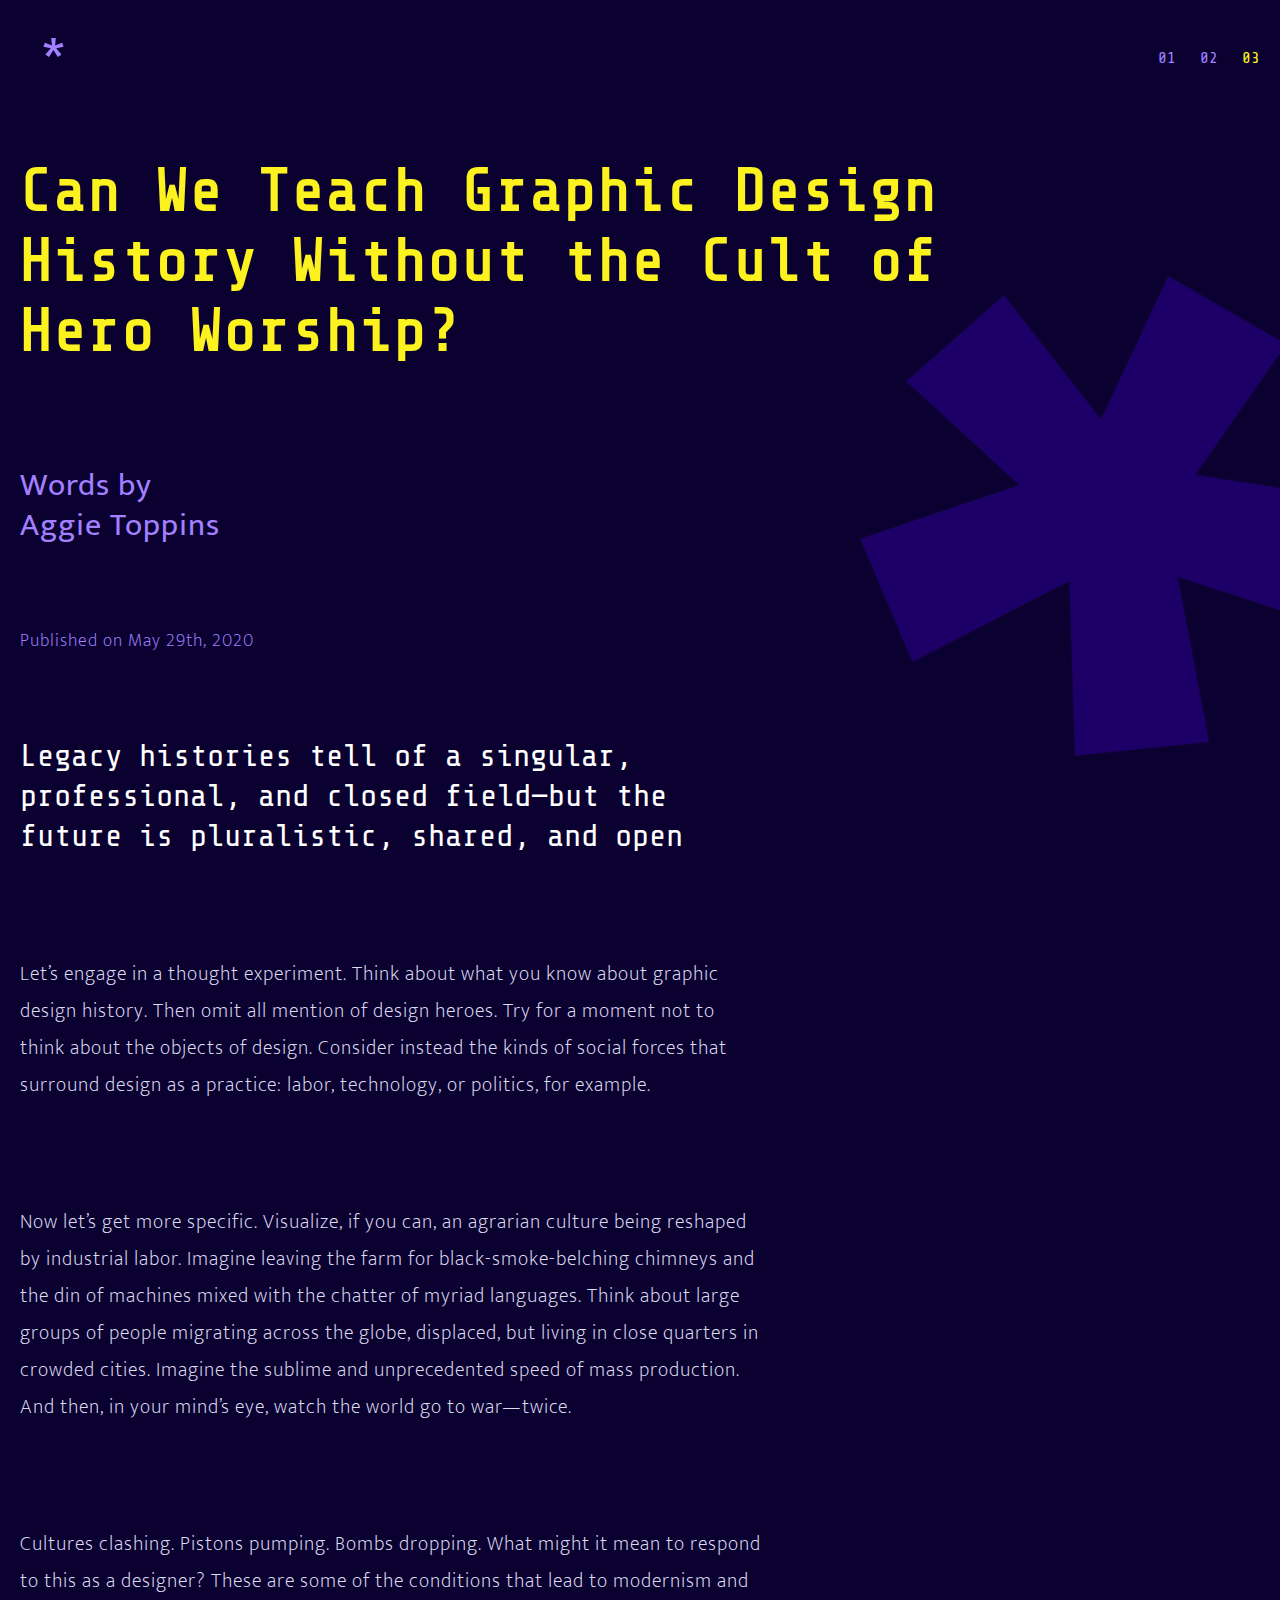
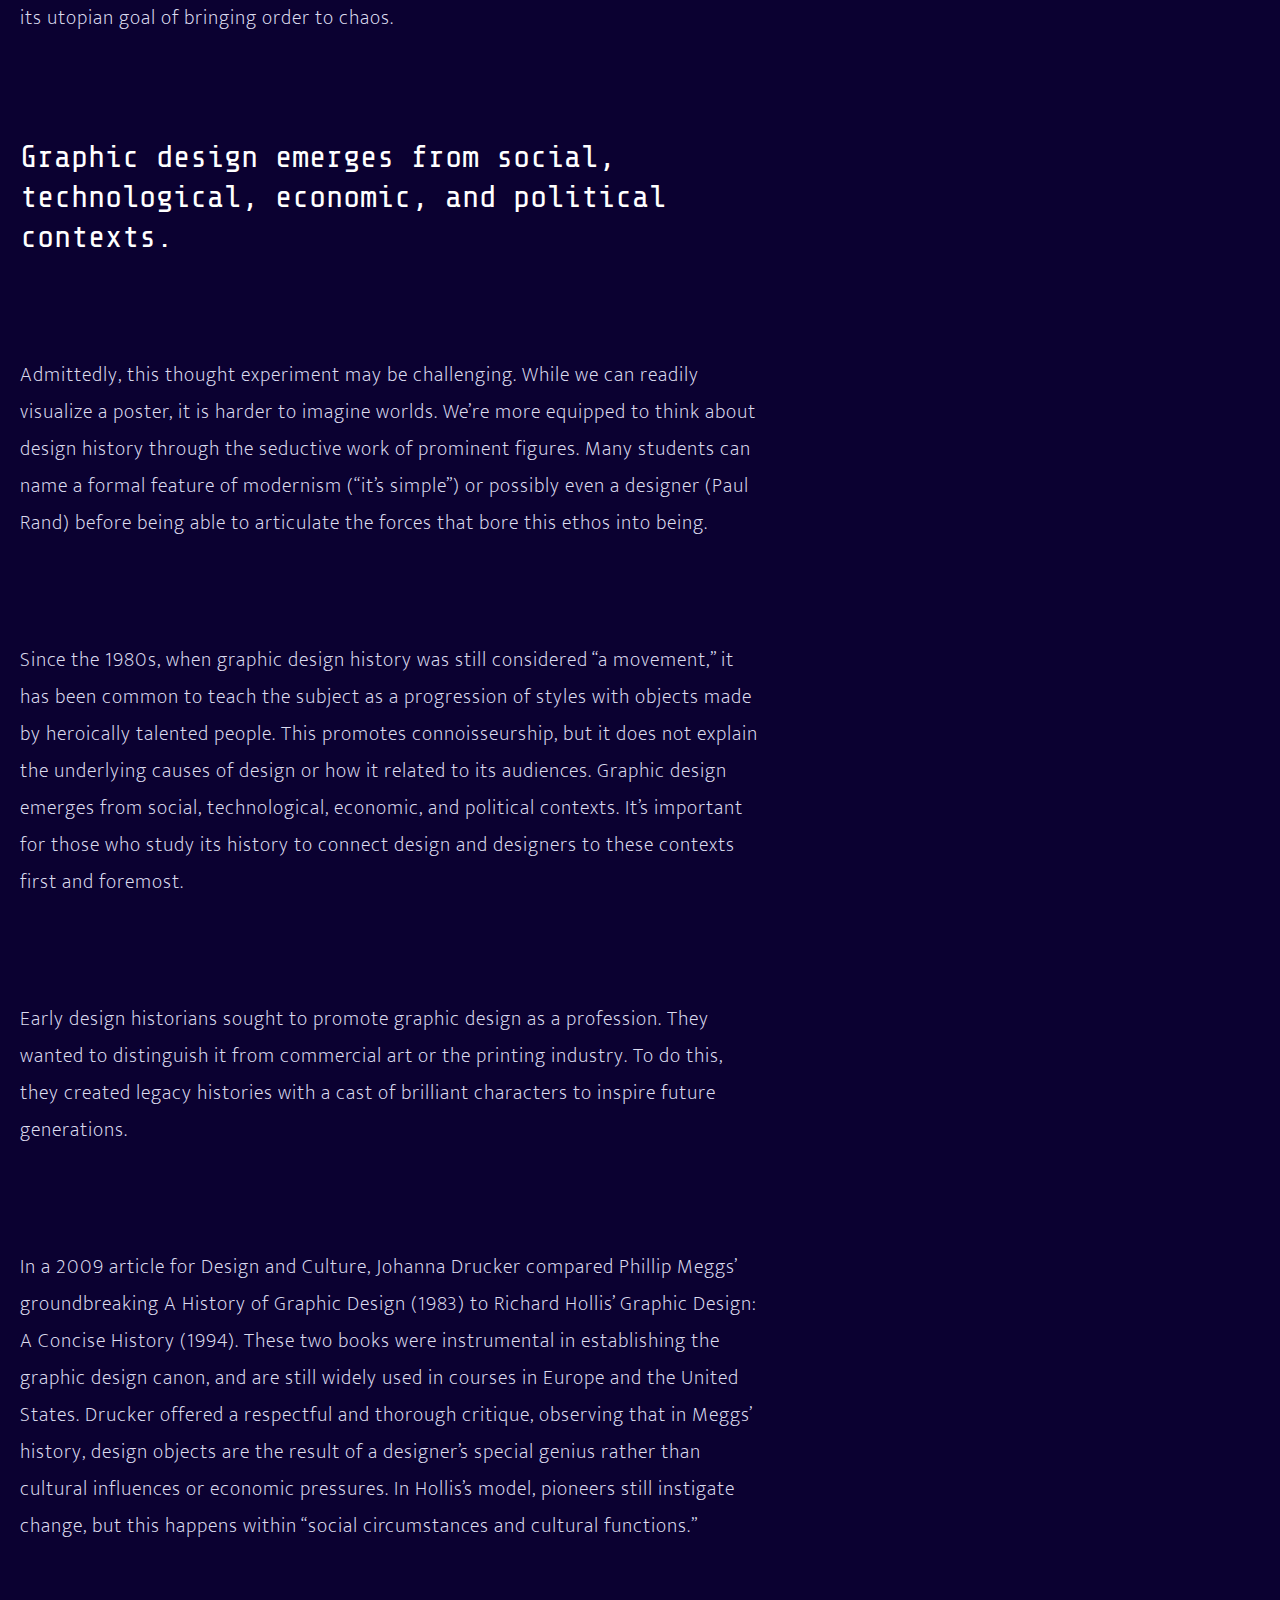
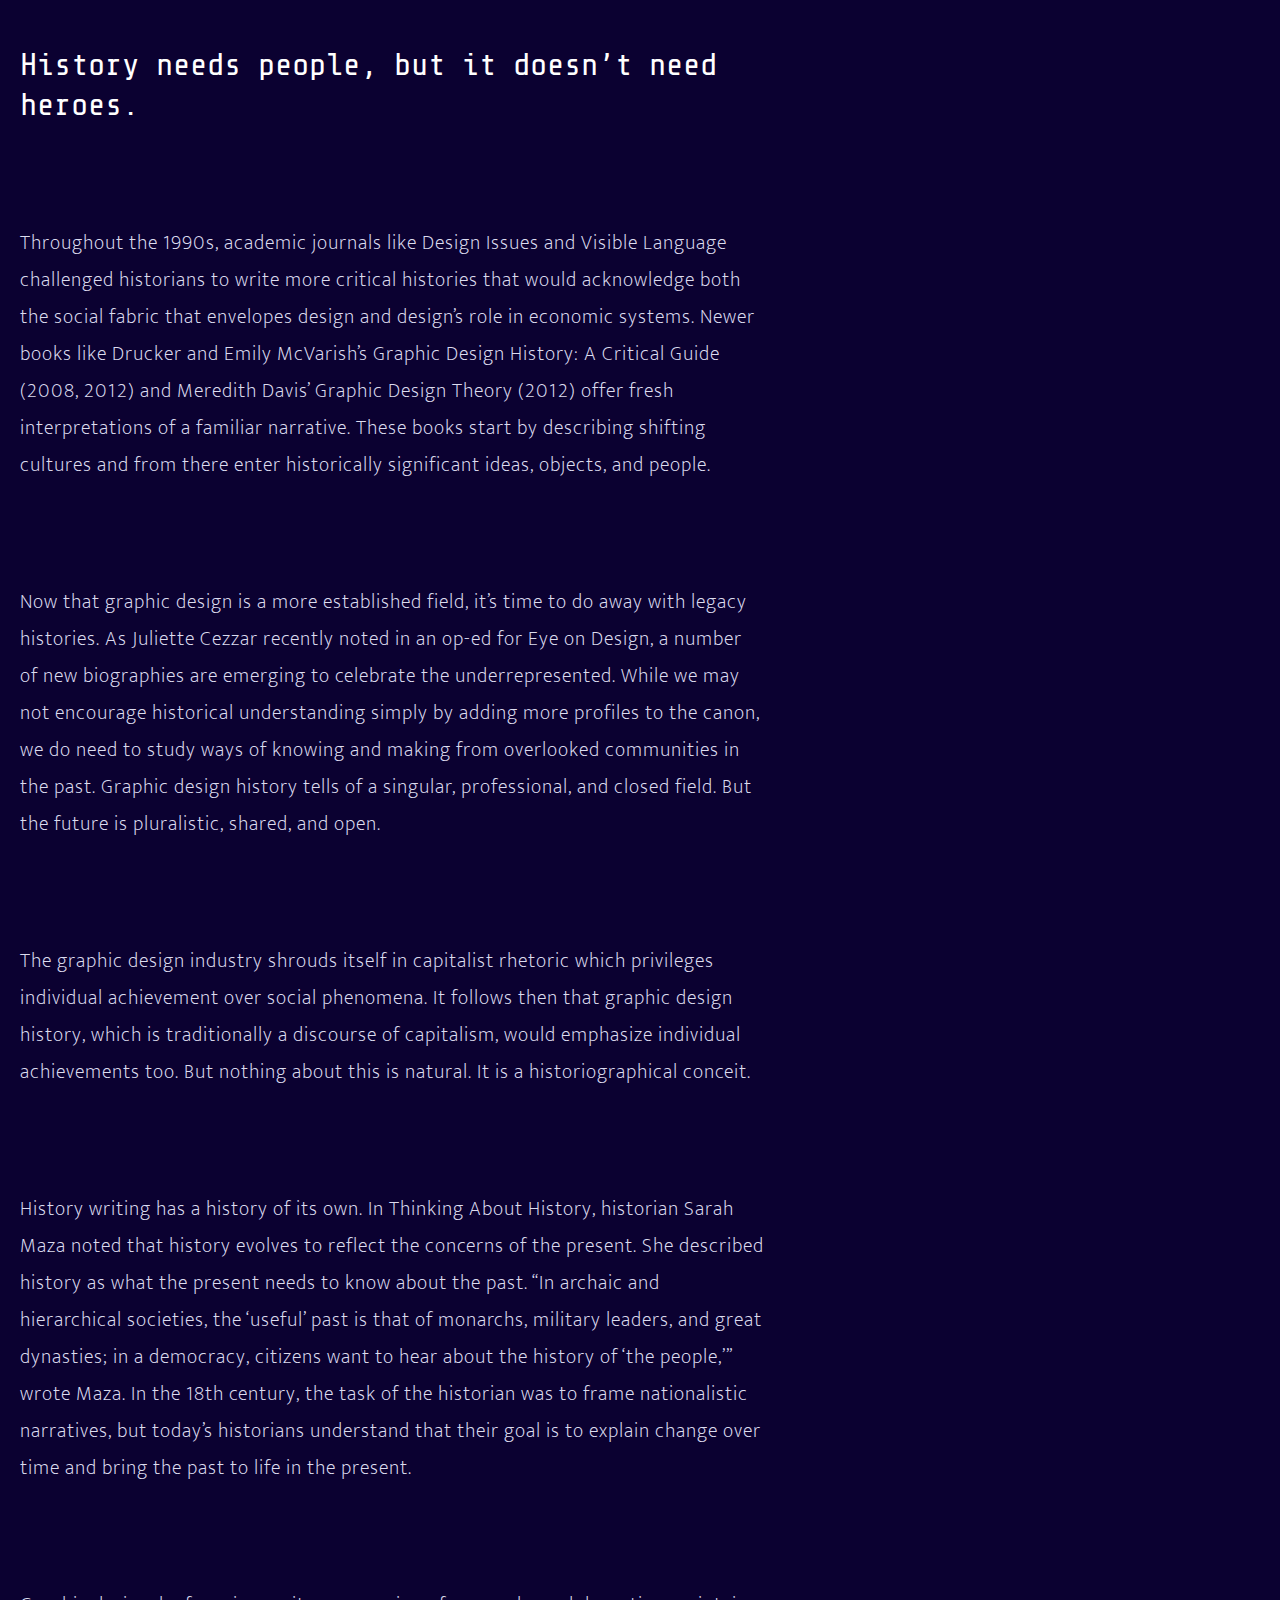
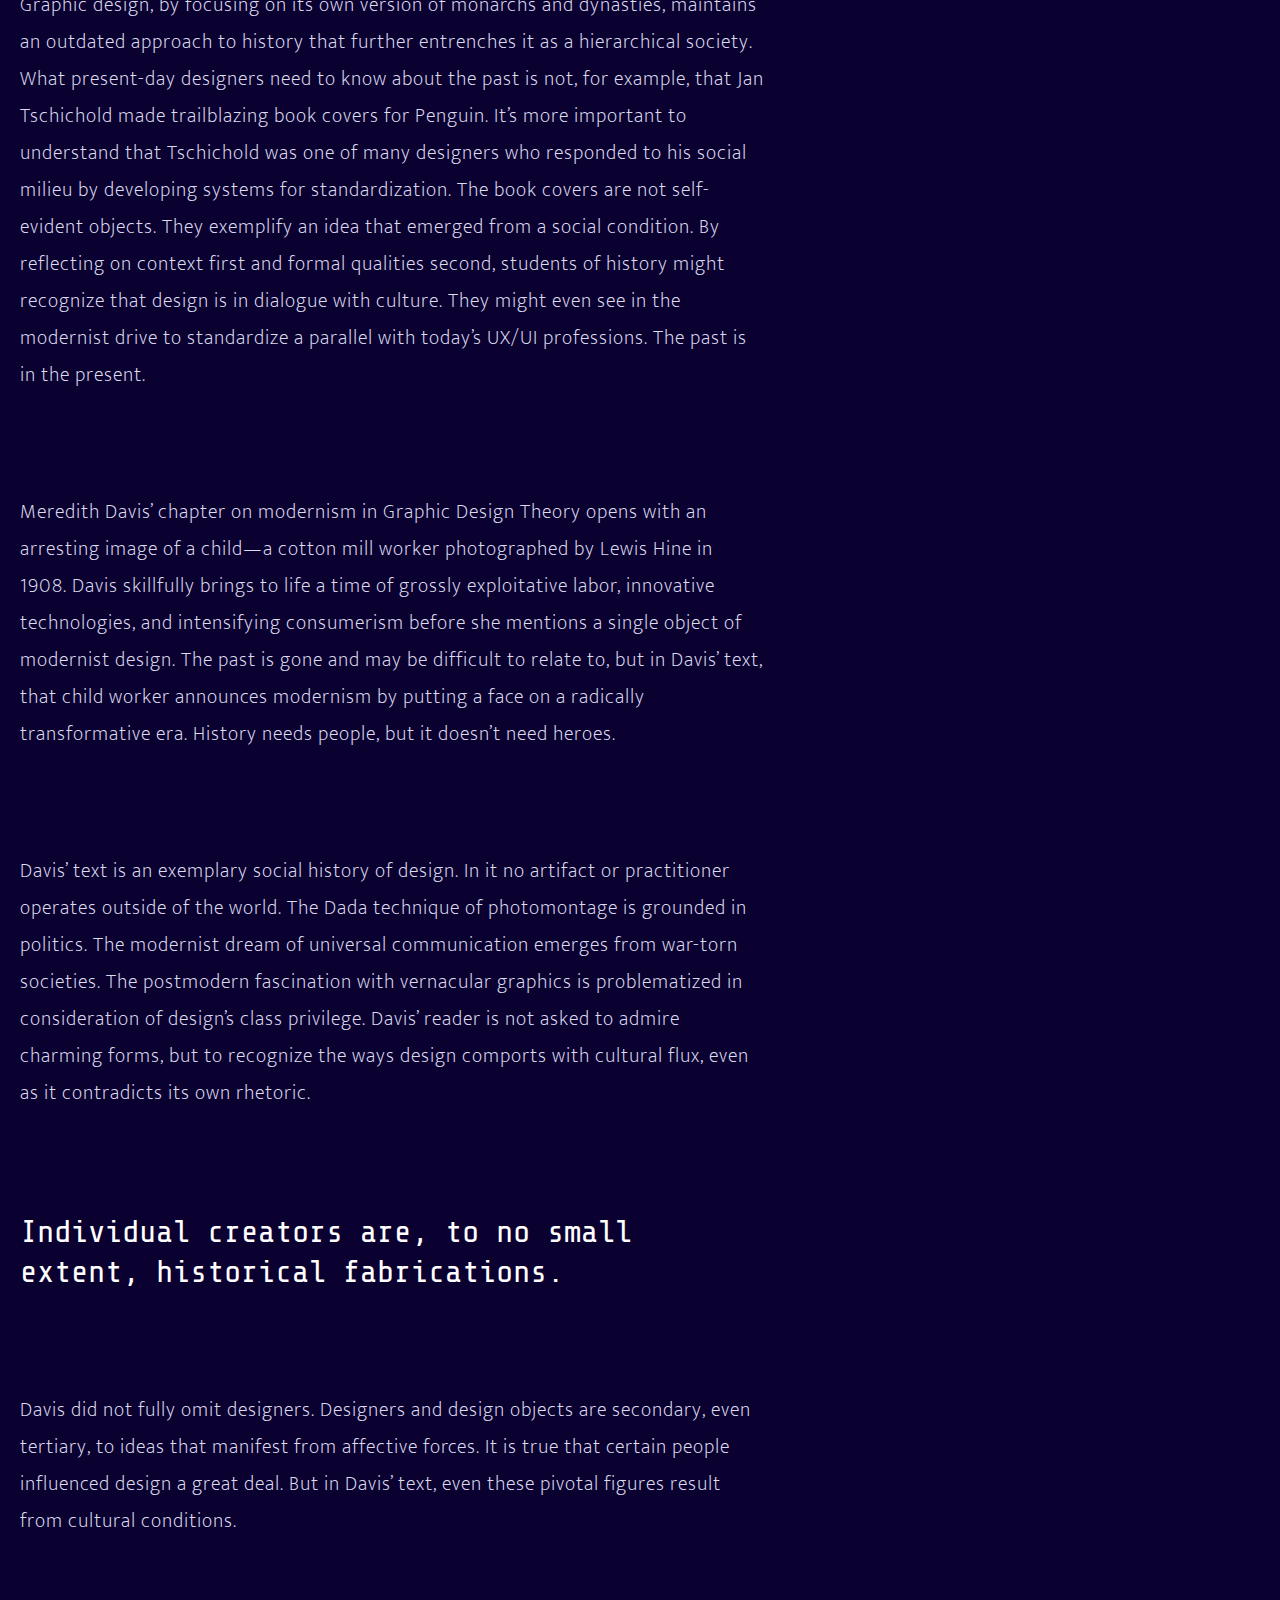
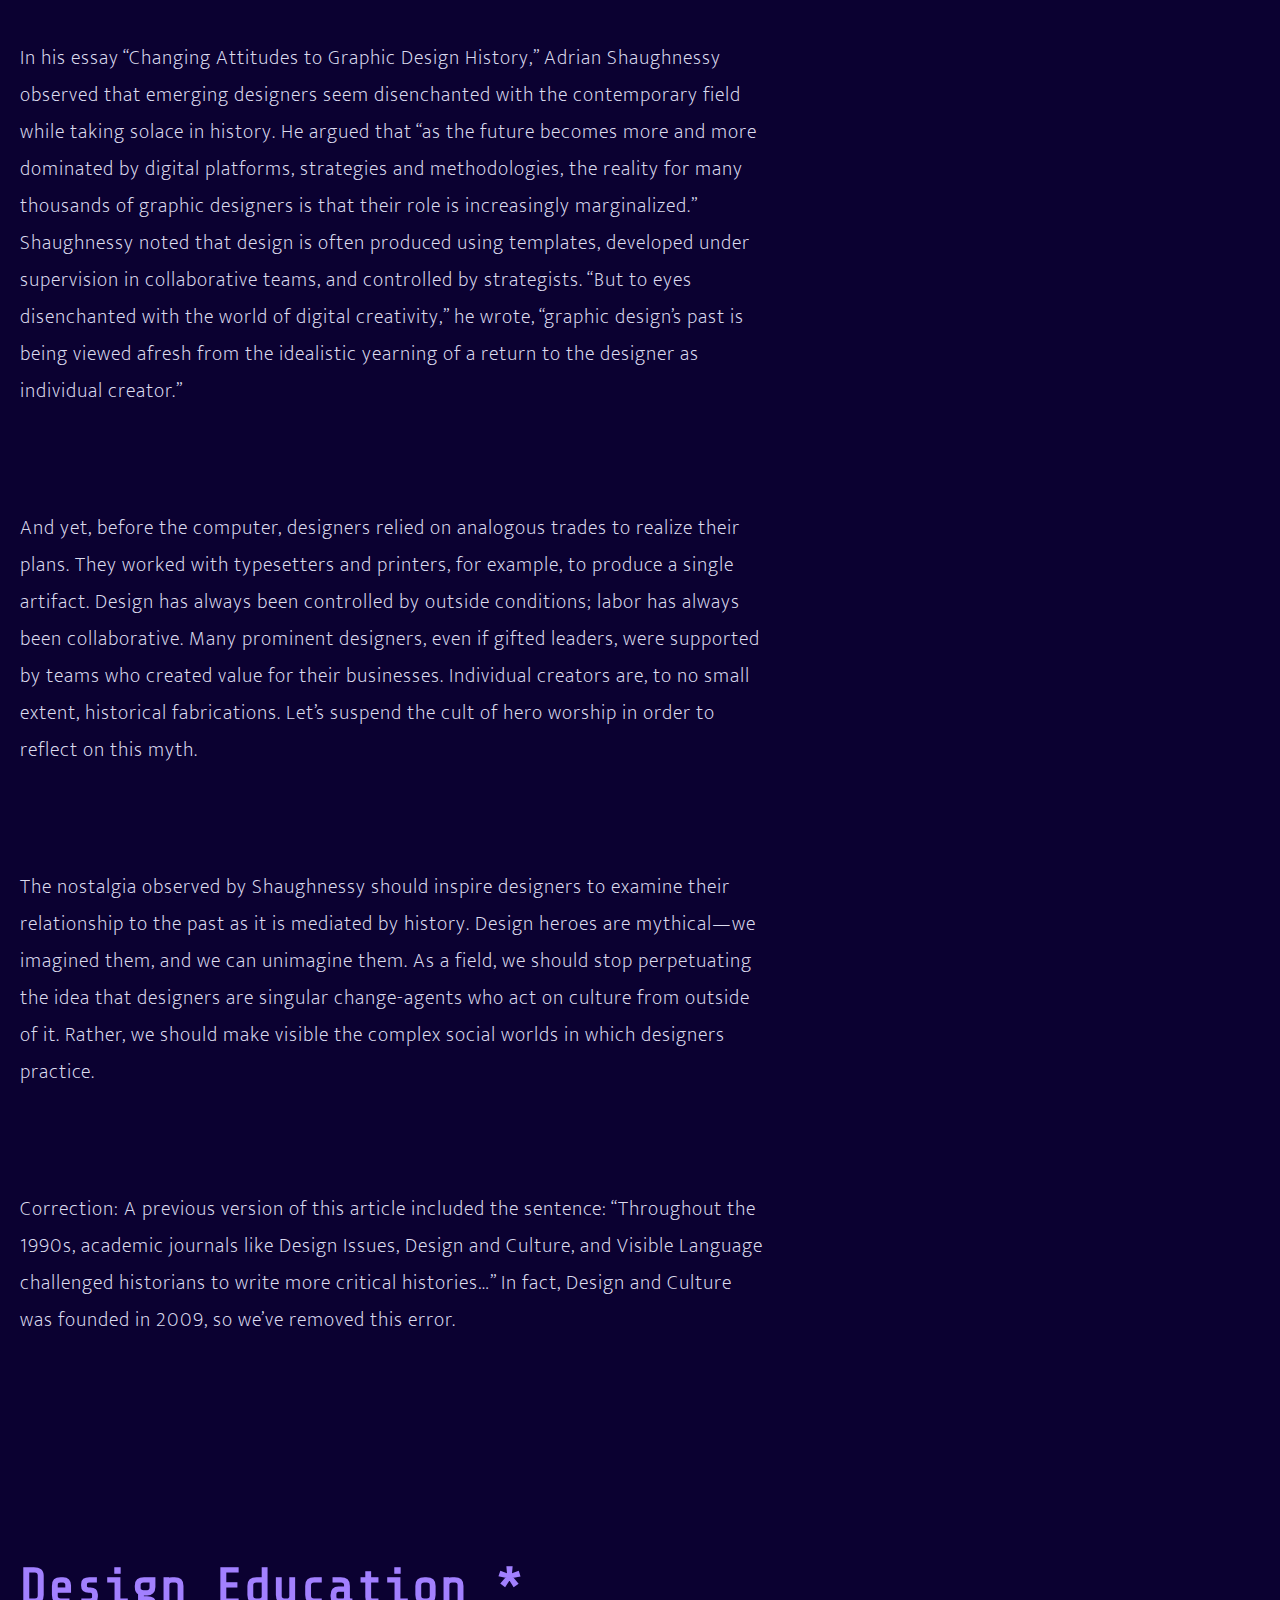
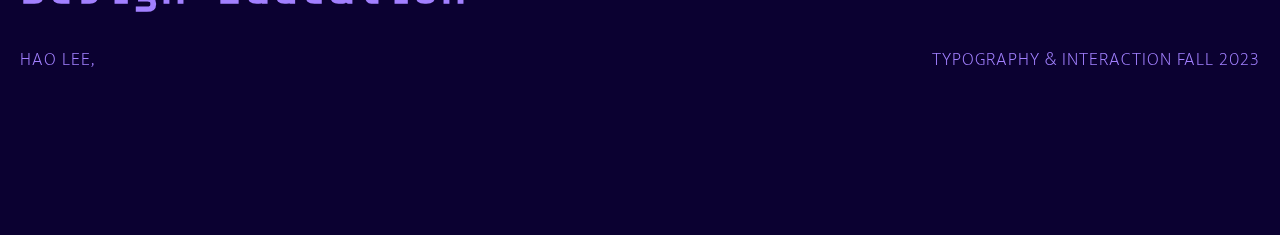
<file: Content-3.html>
<!DOCTYPE html>
<html>
    <head>
        <meta charset="utf-8">
        <meta name="viewport" content="width=device-width, initial-scale=1" />
        <link rel="stylesheet" href="common.css"> 
        <link rel="stylesheet" href="direction-3.css">
     </head>

    <body>
        <nav>
            <li><a href="index.html" id="logo">*</a></li>
                <ul>
                    <li><a href="Content-1.html">01</a></li>
                    <li><a href="Content-2.html">02</a></li>
                    <li class="triggered-nav">03</li>
                </ul>
        </nav>
        <section id="section1">
            <h1 class="article-title">Can We Teach Graphic Design History Without the Cult of Hero Worship?</h1>
            <h2 class="article-subtitle">Words by<br>Aggie Toppins</h2> 
            <h1 class=star_inarticle>*</h1>
            <h5 class="article-date">Published on May 29th, 2020</h5>
        </section>
        
        <section class="article-content">

             <blockquote class=quotes>Legacy histories tell of a singular, professional, and closed field—but the future is pluralistic, shared, and open</blockquote>
    
            <p>Let’s engage in a thought experiment. Think about what you know about graphic design history. Then omit all mention of design heroes. Try for a moment not to think about the objects of design. Consider instead the kinds of social forces that surround design as a practice: labor, technology, or politics, for example.</p>
            
            <p>Now let’s get more specific. Visualize, if you can, an agrarian culture being reshaped by industrial labor. Imagine leaving the farm for black-smoke-belching chimneys and the din of machines mixed with the chatter of myriad languages. Think about large groups of people migrating across the globe, displaced, but living in close quarters in crowded cities. Imagine the sublime and unprecedented speed of mass production. And then, in your mind’s eye, watch the world go to war—twice. </p>

            <p>Cultures clashing. Pistons pumping. Bombs dropping. What might it mean to respond to this as a designer? These are some of the conditions that lead to modernism and its utopian goal of bringing order to chaos.</p>

            <blockquote class=quotes>Graphic design emerges from social, technological, economic, and political contexts.</blockquote>
        
            <p>Admittedly, this thought experiment may be challenging. While we can readily visualize a poster, it is harder to imagine worlds. We’re more equipped to think about design history through the seductive work of prominent figures. Many students can name a formal feature of modernism (“it’s simple”) or possibly even a designer (Paul Rand) before being able to articulate the forces that bore this ethos into being. </p>
        
            <p>Since the 1980s, when graphic design history was still considered “a movement,” it has been common to teach the subject as a progression of styles with objects made by heroically talented people. This promotes connoisseurship, but it does not explain the underlying causes of design or how it related to its audiences. Graphic design emerges from social, technological, economic, and political contexts. It’s important for those who study its history to connect design and designers to these contexts first and foremost.</p>

            <p>Early design historians sought to promote graphic design as a profession. They wanted to distinguish it from commercial art or the printing industry. To do this, they created legacy histories with a cast of brilliant characters to inspire future generations. </p>

            <p>In a 2009 article for Design and Culture, Johanna Drucker compared Phillip Meggs’ groundbreaking A History of Graphic Design (1983) to Richard Hollis’ Graphic Design: A Concise History (1994). These two books were instrumental in establishing the graphic design canon, and are still widely used in courses in Europe and the United States. Drucker offered a respectful and thorough critique, observing that in Meggs’ history, design objects are the result of a designer’s special genius rather than cultural influences or economic pressures. In Hollis’s model, pioneers still instigate change, but this happens within “social circumstances and cultural functions.”</p>
        
            
        
            <blockquote class=quotes>History needs people, but it doesn’t need heroes.</blockquote>
               
            <p>Throughout the 1990s, academic journals like Design Issues and Visible Language challenged historians to write more critical histories that would acknowledge both the social fabric that envelopes design and design’s role in economic systems. Newer books like Drucker and Emily McVarish’s Graphic Design History: A Critical Guide (2008, 2012) and Meredith Davis’ Graphic Design Theory (2012) offer fresh interpretations of a familiar narrative. These books start by describing shifting cultures and from there enter historically significant ideas, objects, and people.</p>
               
               
            <p>Now that graphic design is a more established field, it’s time to do away with legacy histories. As Juliette Cezzar recently noted in an op-ed for Eye on Design, a number of new biographies are emerging to celebrate the underrepresented. While we may not encourage historical understanding simply by adding more profiles to the canon, we do need to study ways of knowing and making from overlooked communities in the past. Graphic design history tells of a singular, professional, and closed field. But the future is pluralistic, shared, and open.</p>

            <p>The graphic design industry shrouds itself in capitalist rhetoric which privileges individual achievement over social phenomena. It follows then that graphic design history, which is traditionally a discourse of capitalism, would emphasize individual achievements too. But nothing about this is natural. It is a historiographical conceit.</p>
            
            <p>History writing has a history of its own. In Thinking About History, historian Sarah Maza noted that history evolves to reflect the concerns of the present. She described history as what the present needs to know about the past. “In archaic and hierarchical societies, the ‘useful’ past is that of monarchs, military leaders, and great dynasties; in a democracy, citizens want to hear about the history of ‘the people,’” wrote Maza. In the 18th century, the task of the historian was to frame nationalistic narratives, but today’s historians understand that their goal is to explain change over time and bring the past to life in the present.</p>
            
            <p>Graphic design, by focusing on its own version of monarchs and dynasties, maintains an outdated approach to history that further entrenches it as a hierarchical society. What present-day designers need to know about the past is not, for example, that Jan Tschichold made trailblazing book covers for Penguin. It’s more important to understand that Tschichold was one of many designers who responded to his social milieu by developing systems for standardization. The book covers are not self-evident objects. They exemplify an idea that emerged from a social condition. By reflecting on context first and formal qualities second, students of history might recognize that design is in dialogue with culture. They might even see in the modernist drive to standardize a parallel with today’s UX/UI professions. The past is in the present.</p>

            <p>Meredith Davis’ chapter on modernism in Graphic Design Theory opens with an arresting image of a child—a cotton mill worker photographed by Lewis Hine in 1908. Davis skillfully brings to life a time of grossly exploitative labor, innovative technologies, and intensifying consumerism before she mentions a single object of modernist design. The past is gone and may be difficult to relate to, but in Davis’ text, that child worker announces modernism by putting a face on a radically transformative era. History needs people, but it doesn’t need heroes.</p>

            <p>Davis’ text is an exemplary social history of design. In it no artifact or practitioner operates outside of the world. The Dada technique of photomontage is grounded in politics. The modernist dream of universal communication emerges from war-torn societies. The postmodern fascination with vernacular graphics is problematized in consideration of design’s class privilege. Davis’ reader is not asked to admire charming forms, but to recognize the ways design comports with cultural flux, even as it contradicts its own rhetoric.</p>

            <blockquote class=quotes>Individual creators are, to no small extent, historical fabrications.</blockquote>
             <p>Davis did not fully omit designers. Designers and design objects are secondary, even tertiary, to ideas that manifest from affective forces. It is true that certain people influenced design a great deal. But in Davis’ text, even these pivotal figures result from cultural conditions. </p>

             <p>In his essay “Changing Attitudes to Graphic Design History,” Adrian Shaughnessy observed that emerging designers seem disenchanted with the contemporary field while taking solace in history. He argued that “as the future becomes more and more dominated by digital platforms, strategies and methodologies, the reality for many thousands of graphic designers is that their role is increasingly marginalized.” Shaughnessy noted that design is often produced using templates, developed under supervision in collaborative teams, and controlled by strategists. “But to eyes disenchanted with the world of digital creativity,” he wrote, “graphic design’s past is being viewed afresh from the idealistic yearning of a return to the designer as individual creator.”  </p>

            <p>And yet, before the computer, designers relied on analogous trades to realize their plans. They worked with typesetters and printers, for example, to produce a single artifact. Design has always been controlled by outside conditions; labor has always been collaborative. Many prominent designers, even if gifted leaders, were supported by teams who created value for their businesses. Individual creators are, to no small extent, historical fabrications. Let’s suspend the cult of hero worship in order to reflect on this myth. </p>

            <p>The nostalgia observed by Shaughnessy should inspire designers to examine their relationship to the past as it is mediated by history. Design heroes are mythical—we imagined them, and we can unimagine them. As a field, we should stop perpetuating the idea that designers are singular change-agents who act on culture from outside of it. Rather, we should make visible the complex social worlds in which designers practice.</p>

            <p>Correction: A previous version of this article included the sentence: “Throughout the 1990s, academic journals like Design Issues, Design and Culture, and Visible Language challenged historians to write more critical histories…” In fact, Design and Culture was founded in 2009, so we’ve removed this error. </p>
            

            <footer>
                <h3 id="footerbookname">Design Education *</h3>
                <div class="container_footer">
                    <h5 id="myname">HAO LEE,</h5>
                        <h5>TYPOGRAPHY & INTERACTION FALL 2023 </h5>
                </div> 
            </footer>
    
    </body>
</html>
</file>
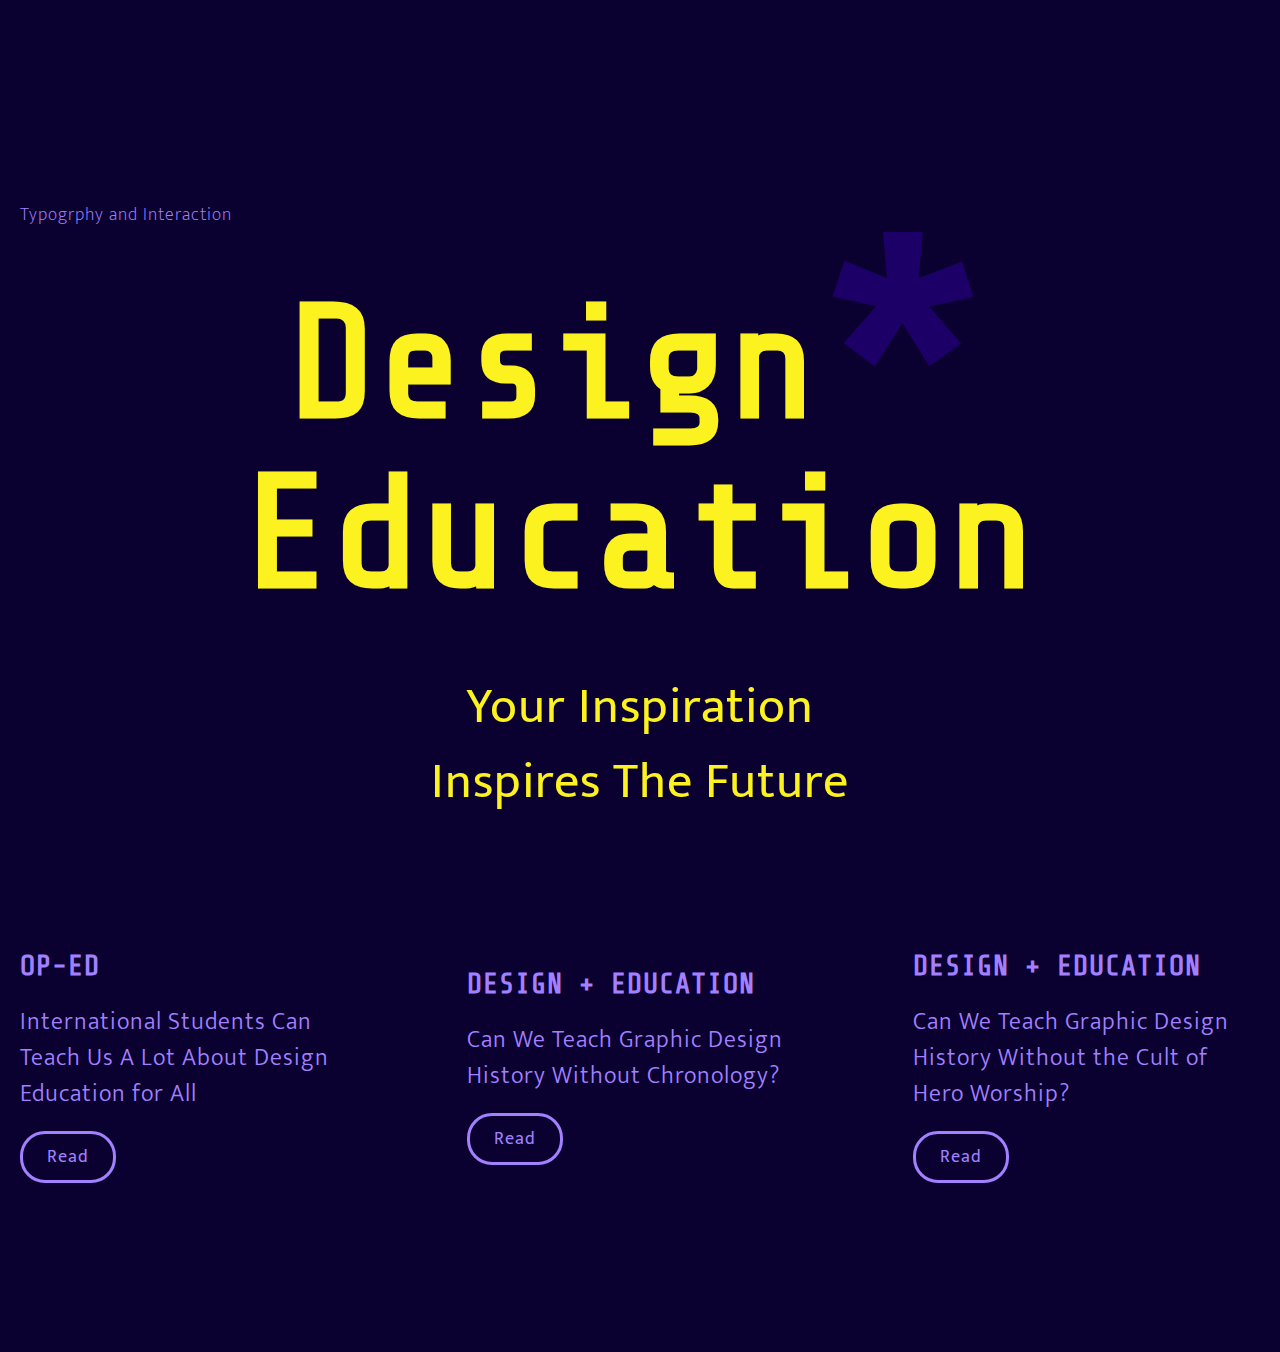
<file: Homepage.html>
<!DOCTYPE html>
<html>
    <head>
        <meta charset="utf-8">
        <meta name="viewport" content="width=device-width, initial-scale=1" />
        <link rel="stylesheet" href="common.css"> 
        <link rel="stylesheet" href="direction-3.css">
     </head>

    <body>
        <section id="Homepage-section1">
            <h5 id="myname">Typogrphy and Interaction</h5>
                <div class="div-container">
                    <div class="div-item">
                        <h1>Design</h1>
                    </div>
                    <div class="div-item">
                        <h1 class=star>*</h1>
                    </div>
                  </div>
                  <h1>Education</h1>
            <h2>Your Inspiration<br>Inspires The Future</h2>
        </section>
        

        <section id="Homepage-section2">
            <div class="container-menu">
                <div class="menu-item">
                    <h3>OP-ED</h3>
                    <h4>International Students Can Teach Us A Lot About Design Education for All</h4>
                    <h5 class="button"><a href="Content-1.html">Read</a></h5>
                </div>
                <div class="menu-item">
                    <h3>DESIGN + EDUCATION</h3>
                    <h4>Can We Teach Graphic Design History Without Chronology?</h4>
                    <h5 class="button"><a href="Content-2.html">Read</a></h5>
                </div>
                <div class="menu-item">
                    <h3>DESIGN + EDUCATION</h3>
                    <h4>Can We Teach Graphic Design History Without the Cult of Hero Worship?</h4>
                    <h5 class="button"><a href="Content-3.html">Read</a></h4>
                </div>
            </div>
        </section>
    </body>
</html>
</file>
<file: common.css>
body{
    padding: var(--spacing);
    margin:auto;
    max-width:900px;
}

h1,h3,blockquote,li {
    font-family: var(--font-display);
}

h2,h4,h5,h6,p {
    font-family: var(--font-display-content);
}

h1{
    margin-bottom: calc(1.5*var(--spacing));
}

h2{
    margin-top: calc(2*var(--spacing));
    margin-bottom: calc(2*var(--spacing));
}

h3{    
margin-bottom: calc(2*var(--spacing));
}

blockquote{
    margin-top: calc(2*var(--spacing));
    margin-bottom: calc(2*var(--spacing));
    margin-left:0px;
}

p{
    margin-top: calc(2*var(--spacing));
    margin-bottom:calc(2*var(--spacing));
}

h4{    margin-top: calc(0.5*var(--spacing));
    margin-bottom:calc(0.5*var(--spacing));}

@media screen and (min-width:1280px) { 

body{
    padding: var(--spacing);
    margin:auto;
    max-width:1280px;
    }
}
</file>
<file: direction-3.css>
@import url('https://fonts.googleapis.com/css2?family=Share+Tech+Mono&display=swap');
@import url('https://fonts.googleapis.com/css2?family=Manrope:wght@200;300;400;500;600;700;800&display=swap');
@import url('https://fonts.googleapis.com/css2?family=Mukta:wght@200;300;400;500;600;700;800&display=swap');
:root{
    --font-display:'Share Tech Mono', monospace;
    --font-display-content:'Mukta', sans-serif;;
    --spacing:10%;
}


/* ---------------------------------------Navigation---------------------------------------*/

nav {
    display: flex;
    align-items: center;
    justify-content: space-between;
    background-color: #0b0131;
    width: 100%;
    padding: 5px;
    position: sticky;
    top: 0;
    z-index: 1000;
}

nav a {
    text-decoration: none;
    display: inline-block;
    padding: 5px;
    border-radius: 20%; 
    color: rgb(162, 128, 255); 
}

nav a:hover {
    color: rgb(251, 242, 31);
 }
 
 
nav ul {
    padding: 0;
    margin: 0;
    text-align: right;  
}

nav li {
    display: inline-block;
    margin-left: 10px; 
}

nav #logo {
    float: left; 
    font-size: 50px;
}

.triggered-nav {
    color:rgb(251, 242, 31) ;
    margin-left: 10px; 
    padding: 5px;
}


/* ---------------------------------------Home page---------------------------------------*/

body{
    background-color:#0b0131;
}

#Homepage-section1{
    margin-top: 80px;
    margin-bottom: 80px;
}

h5{
    color: rgb(162, 128, 255);
    font-size: 16px;
    line-height: atuo;
    font-weight: 200;
    letter-spacing: 1px;
    text-align: left;
    margin-bottom: 40px;}

.article-date{
    letter-spacing: 1px;
    text-align: left;
    margin-bottom: 40px;;
}

#myname{
    margin-bottom: 100px;
}

.div-container {
    display: flex;
}

    
h1{
    color: rgb(251, 242, 31);
    font-size:58px;
    line-height: 70px;
    font-weight: 700;
    letter-spacing: 2px;
    text-align: left;
    margin-top:0px;
    margin-bottom:10px;
}

.star{
    font-size: 150px;
    color:rgb(28, 0, 104);
    text-align: center;
}

.star:hover {
    color: #FBF21F;
    transition-duration: 0.3s;
	transition-property: #FBF21F;
	transition-timing-function: linear, ease-in-out;
    transform: scale(108%);
}



  
h2{
    color: rgb(251, 242, 31);
    font-size: 28px;
    line-height: 36px;
    font-weight: 400;
    letter-spacing: 1px;
    margin-top:30px;
    text-align: left;
}


.container-menu {
    flex-wrap: wrap;
    gap:100px;
}

.menu-item {
  flex:1;
  width: 100%; 
  margin-bottom:120px
}



h3{
    color: rgb(162, 128, 255);
    font-size:30px;
    line-height: 36px;
    font-weight: 600;
    letter-spacing: 1px;
    margin-bottom:60px;
}

h4{ color:rgb(162, 128, 255);
    font-size:22px;
    line-height: 30px;
    font-weight: 300;
    margin-top:-40px;
    margin-bottom:20px;
    letter-spacing: 1px;
}


.shine a {
         text-decoration: none;
        color: #120536; 
}
      
.shine a:hover { 
    color: rgb(162, 128, 255); 
    text-decoration:
}

.button a {
        text-decoration: none;
        color: rgb(162, 128, 255) ; 
        border-style:solid;
        border-color:rgb(162, 128, 255) ;
        font-size:18px;
        border-radius: 25px;
        padding-left:24px;
        padding-right:24px;
        padding-top: 8px;
        padding-bottom: 8px;
        font-weight: 400;
}
     
.button a:hover { 
    color: #FBF21F; 
        border-style:solid;
        border-color: #FBF21F;
}      



/* ---------------------------------------Content page---------------------------------------*/

/* h1 */

.article-title{
    font-size:42px;
    line-height: 52px;
    margin-top:60px;
}

/* h2 */
.article-subtitle{
    font-size:24px;
    line-height: 30px;
    color:rgb(162, 128, 255);
    margin-top: 40px;
}

/* star */
.star_inarticle{
    display: none;
    opacity: 0%;
    font-size: 300px;
    color:rgb(28, 0, 104);
    position: fixed;
    top: 70%;
    transform:translateY(-50%);
    rotate: 30deg;
}

.star_inarticle:hover {
    color: #FBF21F;
    transition-duration: 0.2s;
	transition-property: #FBF21F;
	transition-timing-function: linear, ease-in-out;
    transform: scale(108%);
}

/* h5 */
.classname{
    display: none;
    text-align: right;
}

.article-date{
    margin-top:-60px;
}


blockquote{
    color:#ffffff;
    font-size:28px;
    line-height: 36px;
    margin-bottom:80px;
    text-align: left;
    width: 100%;
}

p{
    color:rgb(220, 220, 239);
    font-size:20px;
    font-weight: 100;
    width:100%;
    line-height: 32px;
    margin-bottom:80px;
    letter-spacing: 1px;
}



#section2{margin-top: 150px;
}

h6{
    color: rgb(162, 128, 255);
    font-size: 24px;
    line-height: atuo;
    font-weight: 400;
    letter-spacing: 1px;
    text-align: left;
    margin-bottom: 24px;
    width:75%;
}

.article-link a {
        color: rgb(162, 128, 255) ; 
        text-decoration:none;
        font-weight: 400;
}
     
.article-link a:hover { 
    color: #FBF21F; 
    text-decoration:underline;
}      


/* ==============================footer---------------------------------------*/

hr{
    margin-top:-20px ;
    margin-bottom:120px ;
    opacity: 20% ;
}

footer{
    padding-bottom:40px;
    padding-top:40px;
    position:sticky;
}

.container_footer{
    /* display: inline;
    justify-content: left; */
    display:flex;
    flex-wrap: wrap;
    }

#footerbookname {
    margin-top:80px;
    line-height: 56px;
    margin-bottom:0px;
    font-size: 50px;
}

#intent{
    font-size: 18px;
}

/* ==============================1080---------------------------------------*/

@media screen and (min-width:1280px) { 

:root{
        --font-display:'Share Tech Mono', monospace;
        --font-display-content:'Mukta', sans-serif;;
        --spacing:20px;
    }

    #Homepage-section1{
        margin-top:180px;
        margin-bottom: 180px;
    }

.div-container {
    justify-content: center;
    }
        

h5 {font-size: 18px;
    }



.star{
      font-size: 320px;}

h1{
    font-size: 160px;
    margin-bottom:100px;
    text-align: center;
}    


h2{
    font-size: 50px;
    line-height: 75px;
    margin-top:80px;
    text-align: center;}    


.container-menu {
    display:flex;
    flex-wrap: wrap;
    margin-top:-80px;
    align-items: center;
    }
    
.menu-item {
    width: calc(33.33%);
    }

h3{
    font-size:28px;
    }

h4{
    font-size:24px;
    line-height: 36px;
    }

#intent{
    font-size: 18px;
    opacity: 70%;
    }    

/* ============================== 1080 Content page---------------------------------------*/

.nav_button{
    right: 2%;
    top: 80%;
    margin-right:50px;
}

  .nav_button a {
    font-size:16px;
    padding:24px;
    padding-top:32px;
    padding-bottom:32px;
}  

/* h1 */

.article-title{
    font-size:60px;
    line-height: 70px;
    margin-top:60px;
    max-width:80%;
    text-align: left;
}

/* h2 */
.article-subtitle{
    font-size:32px;
    line-height: 40px;
    text-align: left;  
} 

.article-date{
    margin-top:80px;
    margin-bottom:80px;
} 

.star_inarticle{
    display: inline;
    opacity: 100%;
    font-size: 1100px;
    text-align:right;
    position: fixed;
    right: 0%;
    top: 78%;
    transform:translateY(-50%);
}

blockquote{
    font-size:32px;
    line-height: 40px;
    margin-top:0px;
    margin-bottom:100px;
    width:60%;
    }
  
p{
    font-size:20px;
    font-weight: 100;
    width:60%;
    line-height: 37px;
    margin-bottom:100px;
    letter-spacing: 1px;
    }
        
.star_inarticle_2{
    display:none;
}

h6{
    font-size: 20px;
    line-height: atuo;
    margin-bottom: -20px;
    width:75%;}

.container_footer{
    display: flex;
    justify-content: space-between;
    }

hr{
    margin-top:-20px ;
    margin-bottom:120px ;
    opacity: 20% ;
}
}
</file>
